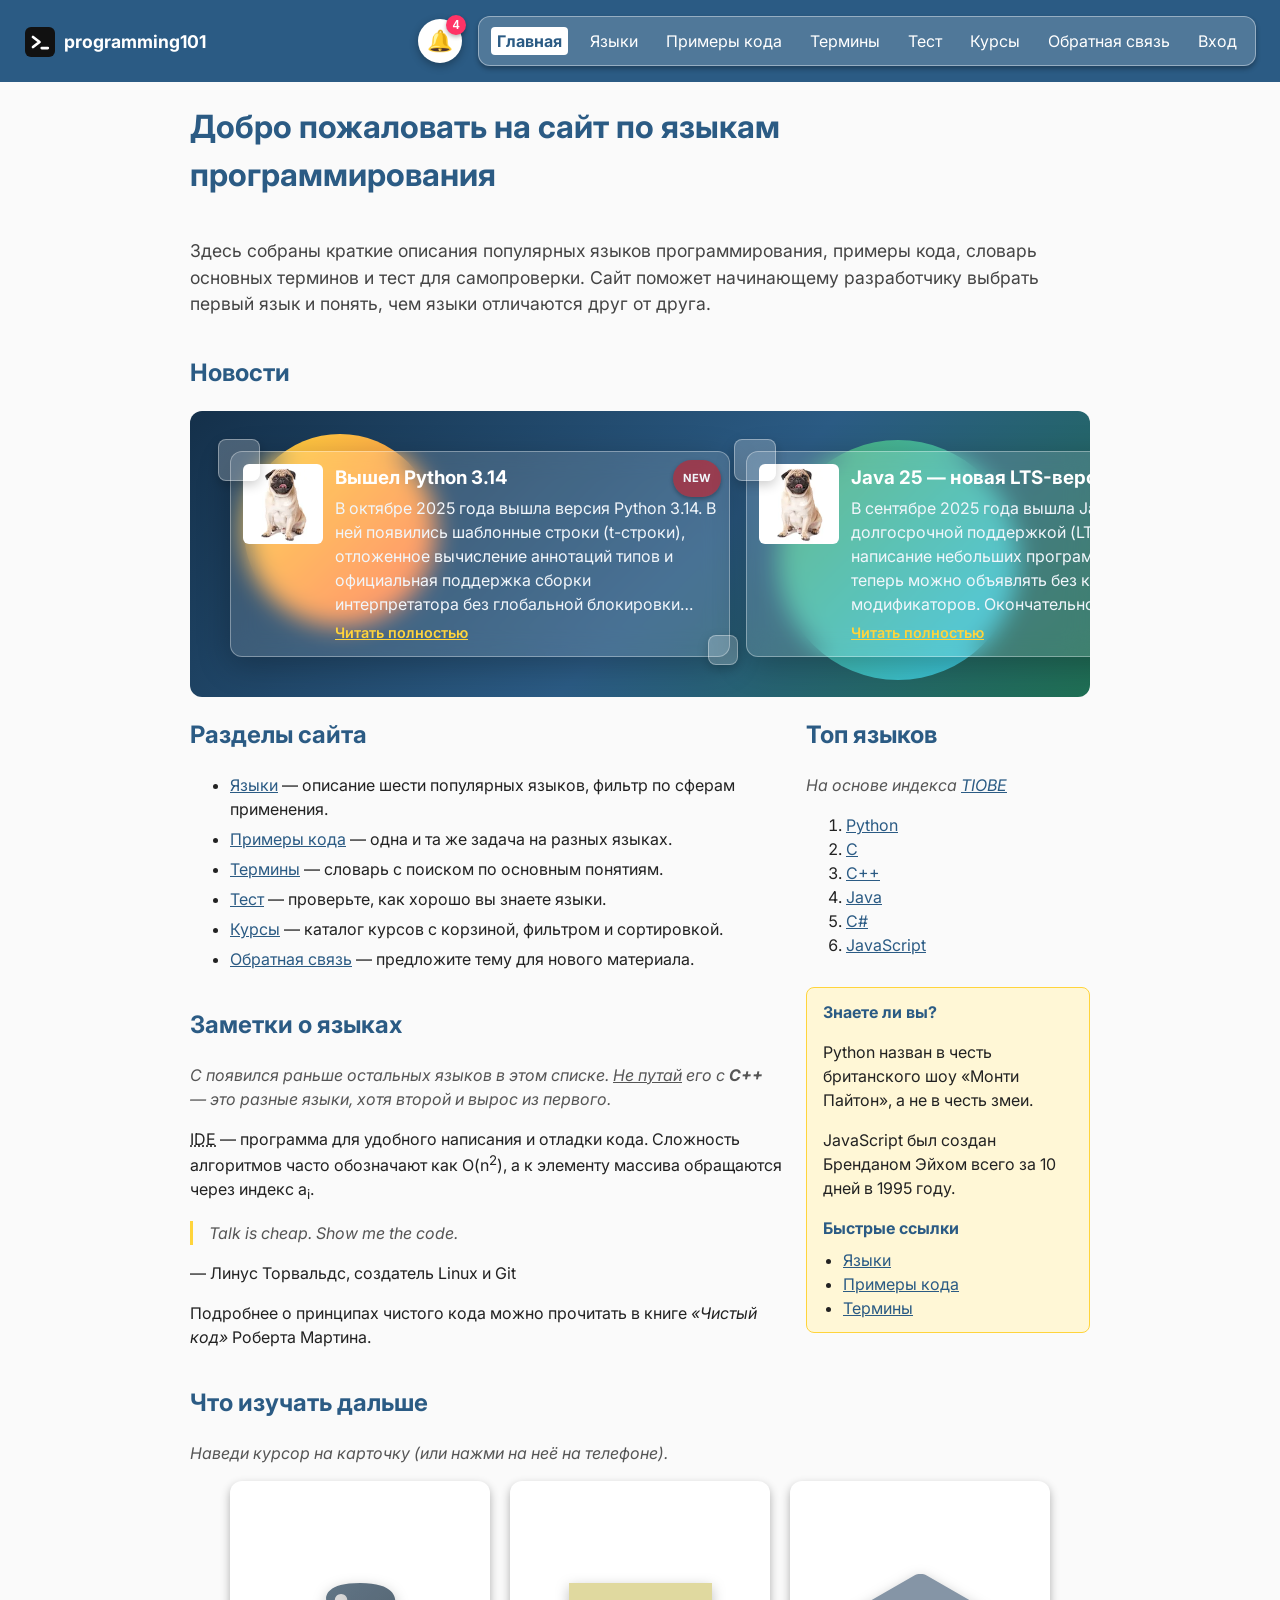
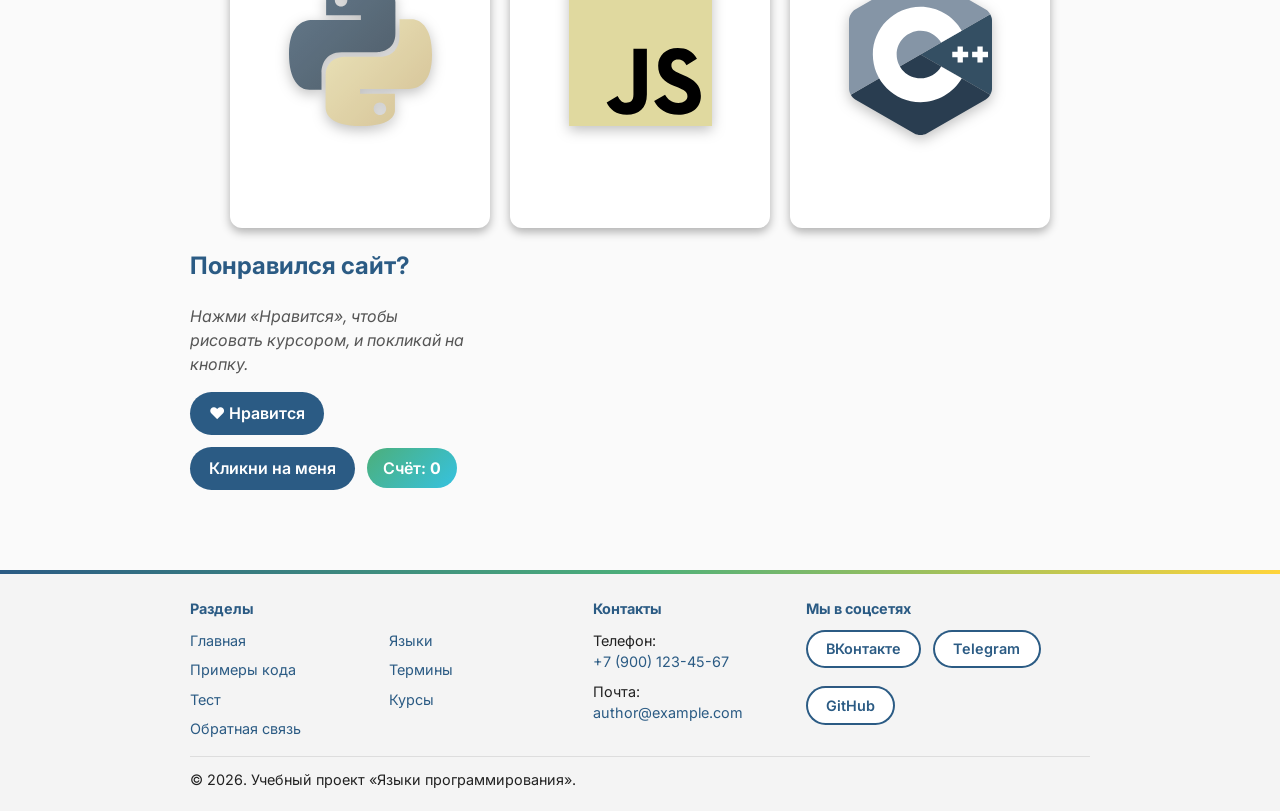
<file: index.html>
<!doctype html>
<html lang="ru">

<head>
    <meta charset="UTF-8">
    <meta name="viewport" content="width=device-width, initial-scale=1">
    <meta name="description"
        content="Учебный сайт о популярных языках программирования: новости, описания языков, примеры кода, термины и тест.">
    <meta name="theme-color" content="#2b5b84">

    <title>Главная — programming101</title>
    <link rel="icon" type="image/svg+xml" href="/images/favicon.svg">
    <!-- Шрифт: заранее устанавливаем соединение с серверами Google Fonts -->
    <link rel="preconnect" href="https://fonts.googleapis.com">
    <link rel="preconnect" href="https://fonts.gstatic.com" crossorigin>
    <link rel="stylesheet" href="https://fonts.googleapis.com/css2?family=Inter:wght@400;600;700&amp;display=swap">
    <link rel="stylesheet" href="/style.css">
    <script src="/script.js" defer></script>
</head>

<body>
    <a class="skip-link" href="#content">Перейти к содержимому</a>
    <!-- Шапка сайта (одинаковая на всех страницах) -->
    <header class="site-header">
        <a href="/" class="logo">
            <img src="/images/favicon.svg" alt="" width="32" height="32">
            <span>programming101</span>
        </a>
        <div class="notify">
            <button type="button" class="notify-btn" aria-label="Уведомления">
                🔔
                <span class="notify-count">4</span>
            </button>
            <div class="notify-list">
                <ul>
                    <li><a href="/#news-section" data-id="news"><span class="num">1</span>Свежие новости</a>
                    </li>
                    <li><a href="/examples" data-id="examples"><span class="num">2</span>Новые примеры кода</a></li>
                    <li><a href="/quiz" data-id="quiz"><span class="num">3</span>Проверьте себя в тесте</a></li>
                    <li><a href="/contacts" data-id="contacts"><span class="num">4</span>Предложите тему</a></li>
                </ul>
            </div>
        </div>
        <input type="checkbox" id="burger-toggle" class="burger-toggle">
        <label for="burger-toggle" class="burger" aria-label="Открыть меню"><span></span></label>

        <nav class="main-nav" aria-label="Основное меню">
            <ul>
                <li><a href="/" aria-current="page">Главная</a></li>
                <li><a href="/languages">Языки</a></li>
                <li><a href="/examples">Примеры кода</a></li>
                <li><a href="/terms">Термины</a></li>
                <li><a href="/quiz">Тест</a></li>
                <li><a href="/store">Курсы</a></li>
                <li><a href="/contacts">Обратная связь</a></li>
                <li><a href="/login">Вход</a></li>
            </ul>
        </nav>
    </header>

    <main id="content" class="home-grid">
        <h1 id="top">Добро пожаловать на сайт по языкам программирования</h1>
        <p class="lead">Здесь собраны краткие описания популярных языков программирования, примеры кода,
            словарь основных терминов и тест для самопроверки. Сайт поможет начинающему разработчику
            выбрать первый язык и понять, чем языки отличаются друг от друга.</p>
        <!-- Новости -->
        <section id="news-section">
            <h2>Новости</h2>
            <div class="news-row">
                <article class="news-element">
                    <span class="badge">NEW</span>
                    <picture>
                        <source srcset="images/placeholder-160.webp" type="image/webp">
                        <img src="images/placeholder-160.jpg" alt="" width="80" height="80" decoding="async">
                    </picture>
                    <div class="news-text">
                        <h3>Вышел Python 3.14</h3>
                        <p>В октябре 2025 года вышла версия Python 3.14. В ней появились шаблонные строки (t-строки),
                            отложенное вычисление аннотаций типов и официальная поддержка сборки интерпретатора без
                            глобальной блокировки (GIL), которая позволяет потокам выполняться параллельно. Также
                            улучшены сообщения об ошибках и интерактивная консоль: появилась подсветка синтаксиса.</p>
                        <button type="button" class="news-more" hidden aria-expanded="false">Читать полностью</button>
                    </div>
                </article>
                <article class="news-element">
                    <picture>
                        <source srcset="images/placeholder-160.webp" type="image/webp">
                        <img src="images/placeholder-160.jpg" alt="" width="80" height="80" decoding="async">
                    </picture>
                    <div class="news-text">
                        <h3>Java 25 — новая LTS-версия</h3>
                        <p>В сентябре 2025 года вышла Java 25 с долгосрочной поддержкой (LTS). Упрощено написание
                            небольших программ: метод main теперь можно объявлять без класса и модификаторов.
                            Окончательно добавлены scoped values — безопасная замена ThreadLocal для виртуальных
                            потоков, а также гибкие тела конструкторов.</p>
                        <button type="button" class="news-more" hidden aria-expanded="false">Читать полностью</button>
                    </div>
                </article>
                <article class="news-element">
                    <picture>
                        <source srcset="images/placeholder-160.webp" type="image/webp">
                        <img src="images/placeholder-160.jpg" alt="" width="80" height="80" decoding="async">
                    </picture>
                    <div class="news-text">
                        <h3>C# 14 и .NET 10</h3>
                        <p>В ноябре 2025 года вместе с платформой .NET 10 вышел C# 14. Главные нововведения —
                            расширенные члены (extension members), ключевое слово field для свойств и новые возможности
                            работы с Span. .NET 10 также является LTS-выпуском и будет поддерживаться три года.</p>
                        <button type="button" class="news-more" hidden aria-expanded="false">Читать полностью</button>
                    </div>
                </article>
            </div>
        </section>

        <!-- Разделы сайта и топ языков -->
        <section id="sections-section">
            <h2>Разделы сайта</h2>
            <ul class="sections-list">
                <li><a href="/languages">Языки</a> — описание шести популярных языков, фильтр по сферам применения.
                </li>
                <li><a href="/examples">Примеры кода</a> — одна и та же задача на разных языках.</li>
                <li><a href="/terms">Термины</a> — словарь с поиском по основным понятиям.</li>
                <li><a href="/quiz">Тест</a> — проверьте, как хорошо вы знаете языки.</li>
                <li><a href="/store">Курсы</a> — каталог курсов с корзиной, фильтром и сортировкой.</li>
                <li><a href="/contacts">Обратная связь</a> — предложите тему для нового материала.</li>
            </ul>
        </section>
        <section id="top-languages-section">
            <h2>Топ языков</h2>
            <p>На основе индекса <a href="https://www.tiobe.com/tiobe-index/" target="_blank" rel="noopener">TIOBE</a>
            </p>
            <ol>
                <li><a href="/languages#python">Python</a></li>
                <li><a href="/languages#c">C</a></li>
                <li><a href="/languages#cpp">C++</a></li>
                <li><a href="/languages#java">Java</a></li>
                <li><a href="/languages#csharp">C#</a></li>
                <li><a href="/languages#js">JavaScript</a></li>
            </ol>
        </section>

        <!-- Заметки и боковая панель -->
        <section id="notes-section">
            <h2>Заметки о языках</h2>
            <p>
                <i>C</i> появился раньше остальных языков в этом списке.
                <u>Не путай</u> его с <b>C++</b> — это разные языки, хотя второй и вырос из первого.
            </p>
            <p>
                <abbr title="Интегрированная среда разработки">IDE</abbr> — программа для удобного написания и
                отладки кода. Сложность алгоритмов часто обозначают как O(n<sup>2</sup>), а к элементу массива
                обращаются через индекс a<sub>i</sub>.
            </p>
            <blockquote>Talk is cheap. Show me the code.</blockquote>
            <p>— Линус Торвальдс, создатель Linux и Git</p>
            <p>
                Подробнее о принципах чистого кода можно прочитать в книге
                <cite>«Чистый код»</cite> Роберта Мартина.
            </p>
        </section>

        <aside class="fact-box side-panel">
            <h3>Знаете ли вы?</h3>
            <p>Python назван в честь британского шоу «Монти Пайтон», а не в честь змеи.</p>
            <p>JavaScript был создан Бренданом Эйхом всего за 10 дней в 1995 году.</p>
            <h3>Быстрые ссылки</h3>
            <ul>
                <li><a href="/languages">Языки</a></li>
                <li><a href="/examples">Примеры кода</a></li>
                <li><a href="/terms">Термины</a></li>
            </ul>
        </aside>

        <!-- Карточки -->
        <section id="cards-section">
            <h2>Что изучать дальше</h2>
            <p>Наведи курсор на карточку (или нажми на неё на телефоне).</p>
            <div class="cards-row">
                <article class="card" tabindex="0">
                    <img src="/images/lang-logos/python.svg" alt="Логотип Python" width="140" height="140"
                        loading="lazy" decoding="async">
                    <div class="card-body">
                        <h3>Python</h3>
                        <p>Самый простой старт: понятный синтаксис и огромное сообщество.</p>
                        <a class="card-link" href="/languages#python">Подробнее</a>
                    </div>
                </article>
                <article class="card" tabindex="0">
                    <img src="/images/lang-logos/js.svg" alt="Логотип JavaScript" width="140" height="140"
                        loading="lazy" decoding="async">
                    <div class="card-body">
                        <h3>JavaScript</h3>
                        <p>Язык веб-страниц: оживляет сайты прямо в браузере.</p>
                        <a class="card-link" href="/languages#js">Подробнее</a>
                    </div>
                </article>
                <article class="card" tabindex="0">
                    <img src="/images/lang-logos/cpp.svg" alt="Логотип C++" width="140" height="140" loading="lazy"
                        decoding="async">
                    <div class="card-body">
                        <h3>C++</h3>
                        <p>Для игр и систем, где важна скорость и контроль над памятью.</p>
                        <a class="card-link" href="/languages#cpp">Подробнее</a>
                    </div>
                </article>
            </div>
        </section>
        <section id="practice-section" class="extras">
            <h2>Понравился сайт?</h2>
            <p>Нажми «Нравится», чтобы рисовать курсором, и покликай на кнопку.</p>
            <div class="extras-row">
                <button type="button" id="like-btn" class="pill-btn like-btn">❤ Нравится</button>
                <button type="button" id="click-btn" class="pill-btn">Кликни на меня</button>
                <span class="click-badge">Счёт: <strong id="click-value">0</strong></span>
            </div>
        </section>
    </main>

    <!-- Подвал сайта (одинаковый на всех страницах) -->
    <footer>
        <nav class="footer-nav" aria-label="Разделы сайта">
            <p class="footer-title">Разделы</p>
            <ul>
                <li><a href="/">Главная</a></li>
                <li><a href="/languages">Языки</a></li>
                <li><a href="/examples">Примеры кода</a></li>
                <li><a href="/terms">Термины</a></li>
                <li><a href="/quiz">Тест</a></li>
                <li><a href="/store">Курсы</a></li>
                <li><a href="/contacts">Обратная связь</a></li>
            </ul>
        </nav>

        <div class="footer-contacts">
            <p class="footer-title">Контакты</p>
            <p>Телефон: <a href="tel:+79001234567">+7 (900) 123-45-67</a></p>
            <p>Почта: <a href="mailto:author@example.com">author@example.com</a></p>
        </div>

        <div class="footer-social">
            <p class="footer-title">Мы в соцсетях</p>
            <ul class="social-links">
                <li><a class="social-btn social-vk" href="https://vk.com/" target="_blank" rel="noopener">ВКонтакте</a>
                </li>
                <li><a class="social-btn social-tg" href="https://t.me/" target="_blank" rel="noopener">Telegram</a>
                </li>
                <li><a class="social-btn social-gh" href="https://github.com/" target="_blank" rel="noopener">GitHub</a>
                </li>
            </ul>
        </div>

        <p class="footer-copy">&copy; <span class="current-year">2026</span>. Учебный проект «Языки программирования».
        </p>
    </footer>

    <a href="#top" class="to-top" aria-label="Наверх">↑</a>
</body>

</html>
</file>
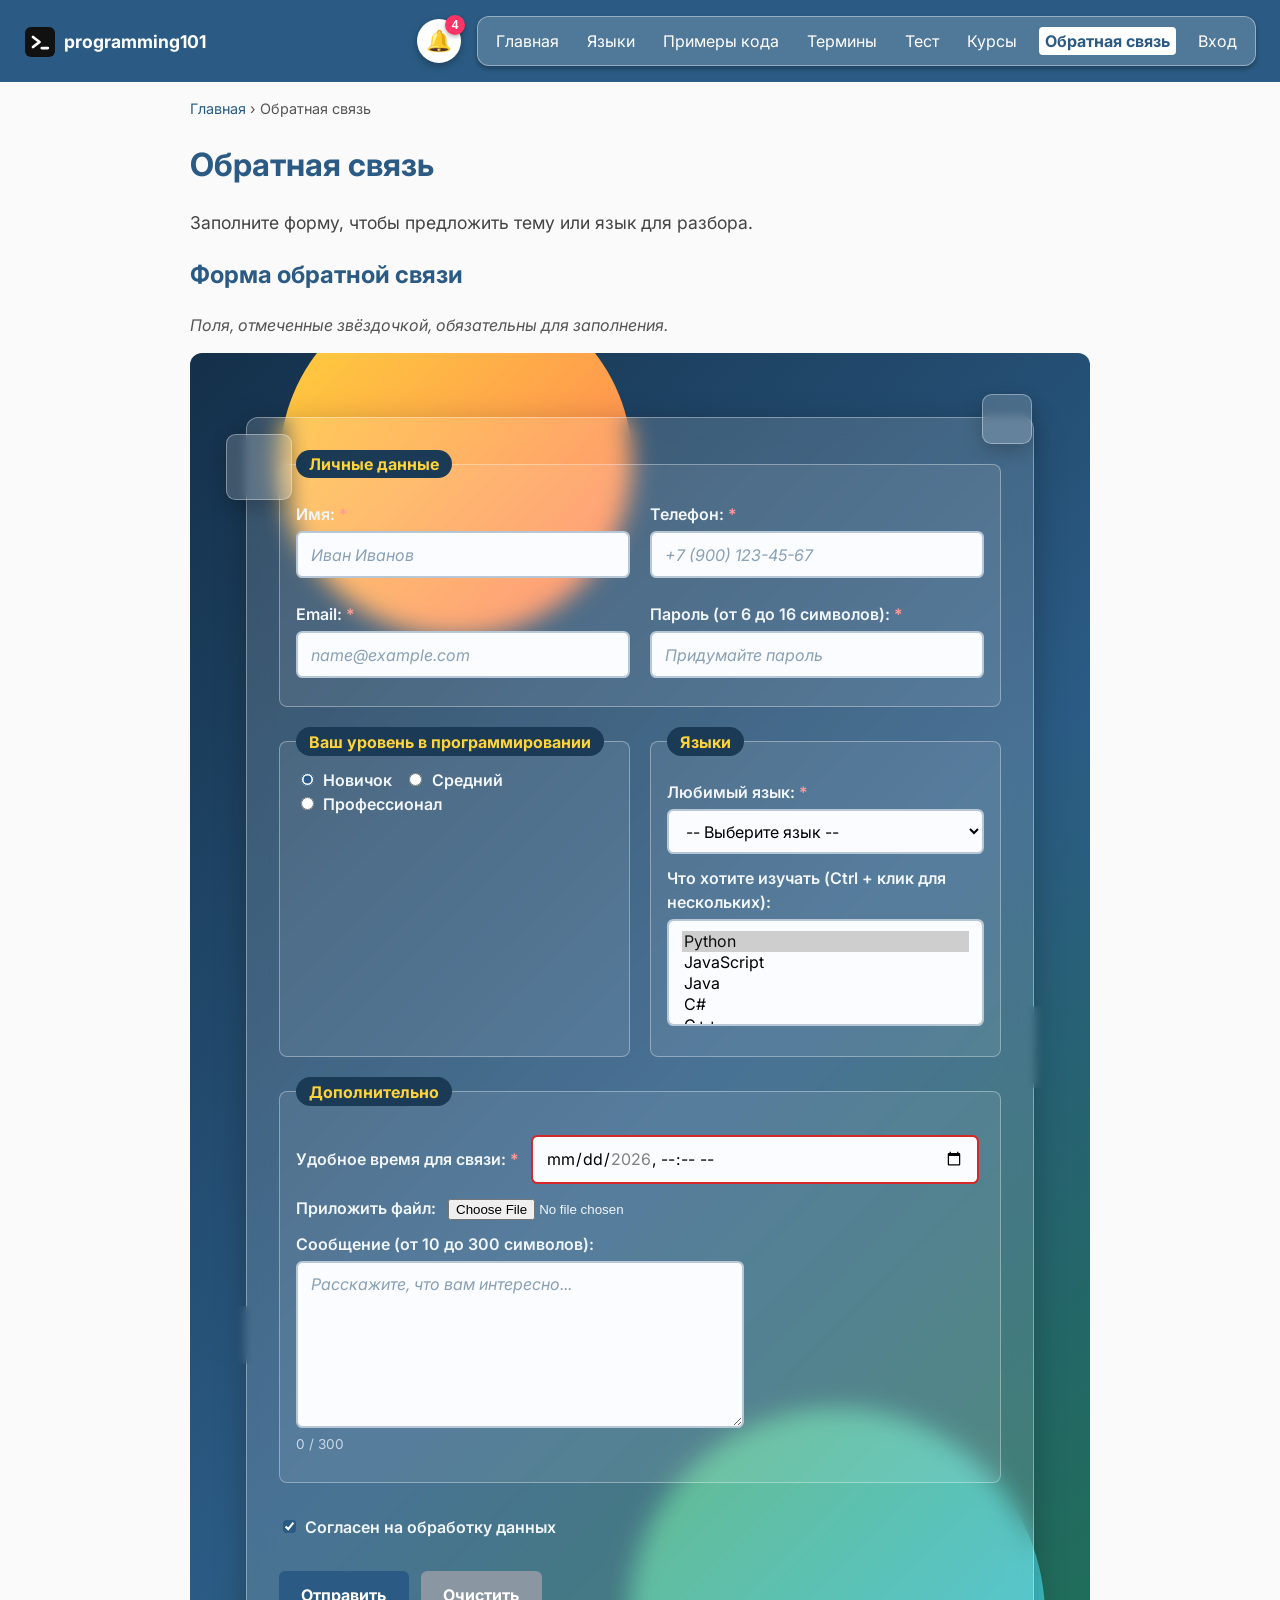
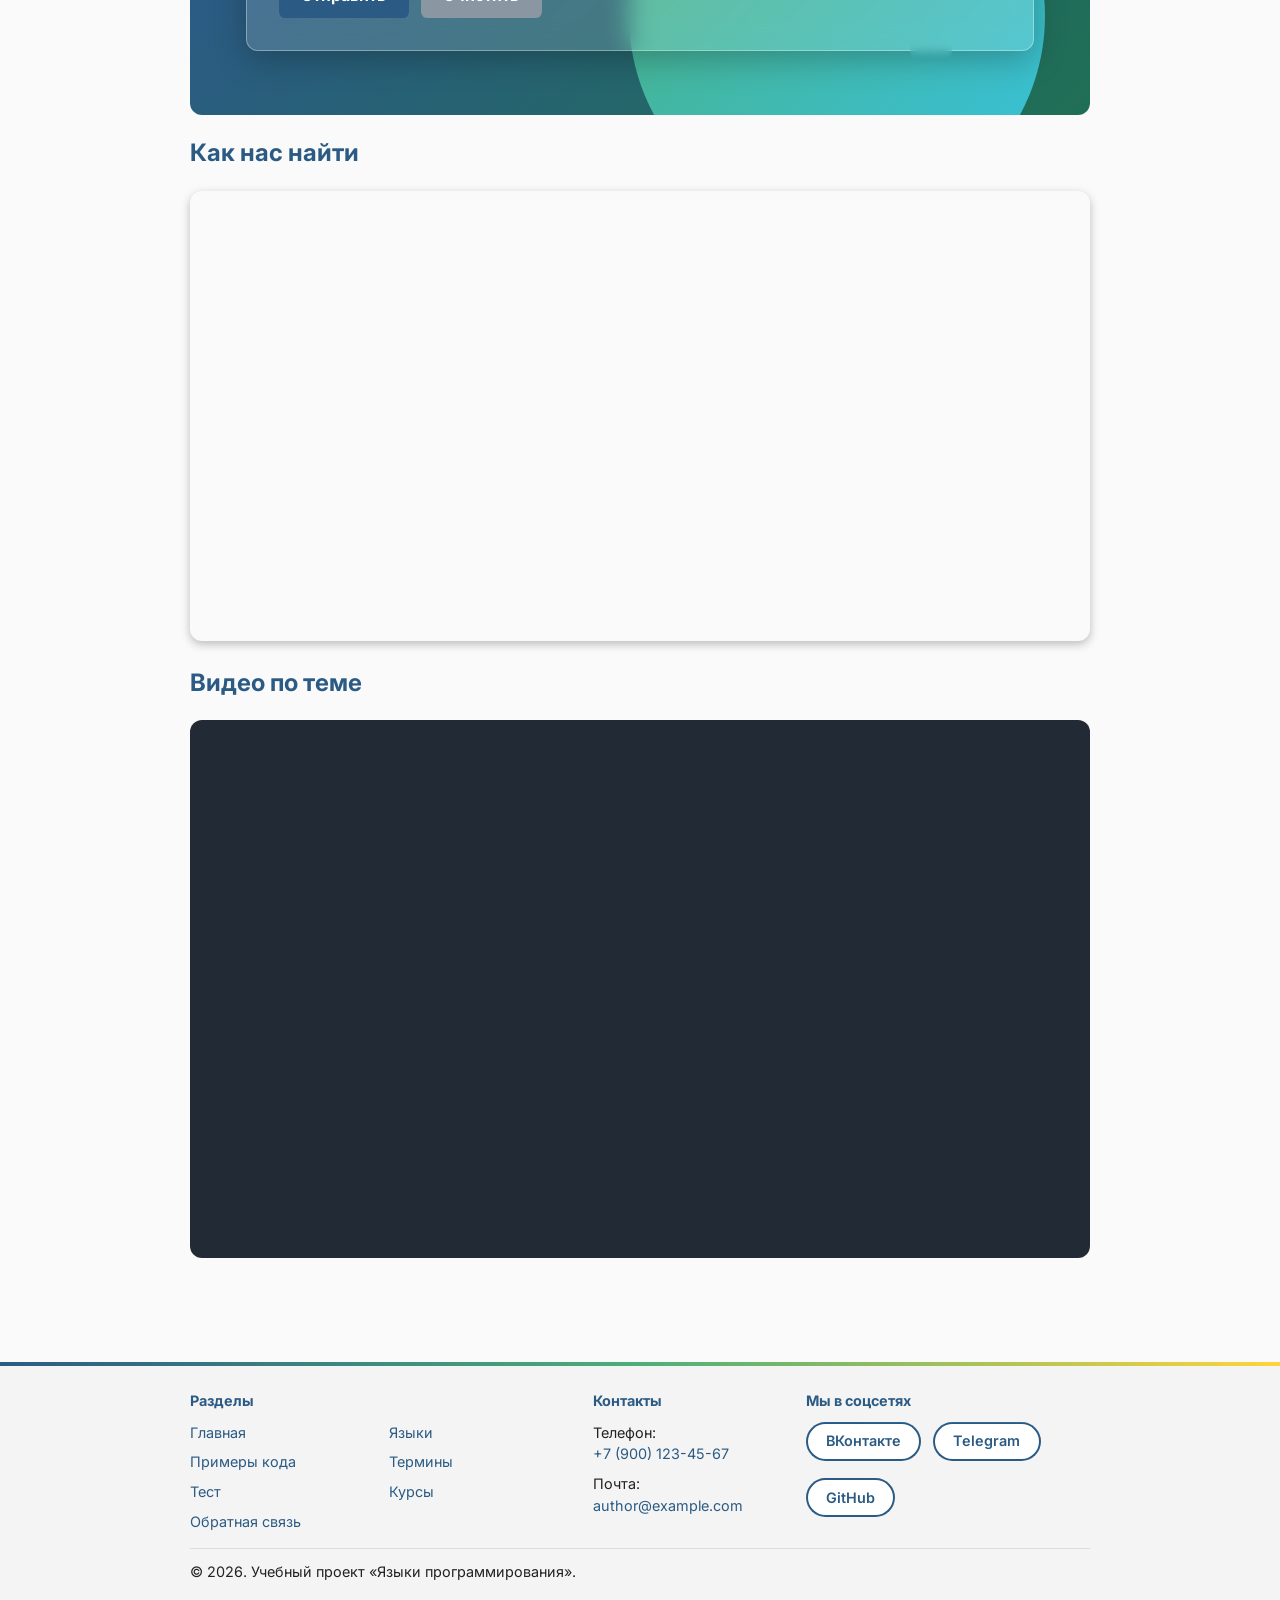
<file: contacts.html>
<!doctype html>
<html lang="ru">

<head>
    <meta charset="UTF-8">
    <meta name="viewport" content="width=device-width, initial-scale=1">
    <meta name="description" content="Форма обратной связи, карта проезда и видео о программировании.">
    <meta name="theme-color" content="#2b5b84">

    <title>Обратная связь — programming101</title>
    <link rel="icon" type="image/svg+xml" href="/images/favicon.svg">
    <!-- Шрифт: заранее устанавливаем соединение с серверами Google Fonts -->
    <link rel="preconnect" href="https://fonts.googleapis.com">
    <link rel="preconnect" href="https://fonts.gstatic.com" crossorigin>
    <link rel="stylesheet" href="https://fonts.googleapis.com/css2?family=Inter:wght@400;600;700&amp;display=swap">
    <link rel="stylesheet" href="/style.css">
    <script src="/script.js" defer></script>
</head>

<body>
    <a class="skip-link" href="#content">Перейти к содержимому</a>
    <!-- Шапка сайта (одинаковая на всех страницах) -->
    <header class="site-header">
        <a href="/" class="logo">
            <img src="/images/favicon.svg" alt="" width="32" height="32">
            <span>programming101</span>
        </a>
        <div class="notify">
            <button type="button" class="notify-btn" aria-label="Уведомления">
                🔔
                <span class="notify-count">4</span>
            </button>
            <div class="notify-list">
                <ul>
                    <li><a href="/#news-section" data-id="news"><span class="num">1</span>Свежие новости</a>
                    </li>
                    <li><a href="/examples" data-id="examples"><span class="num">2</span>Новые примеры кода</a></li>
                    <li><a href="/quiz" data-id="quiz"><span class="num">3</span>Проверьте себя в тесте</a></li>
                    <li><a href="/contacts" data-id="contacts"><span class="num">4</span>Предложите тему</a></li>
                </ul>
            </div>
        </div>
        <input type="checkbox" id="burger-toggle" class="burger-toggle">
        <label for="burger-toggle" class="burger" aria-label="Открыть меню"><span></span></label>

        <nav class="main-nav" aria-label="Основное меню">
            <ul>
                <li><a href="/">Главная</a></li>
                <li><a href="/languages">Языки</a></li>
                <li><a href="/examples">Примеры кода</a></li>
                <li><a href="/terms">Термины</a></li>
                <li><a href="/quiz">Тест</a></li>
                <li><a href="/store">Курсы</a></li>
                <li><a href="/contacts" aria-current="page">Обратная связь</a></li>
                <li><a href="/login">Вход</a></li>
            </ul>
        </nav>
    </header>

    <main id="content">
        <nav class="breadcrumbs" aria-label="Навигационная цепочка">
            <a href="/">Главная</a> <span aria-hidden="true">›</span> <span>Обратная связь</span>
        </nav>
        <h1 id="top">Обратная связь</h1>
        <p class="lead">Заполните форму, чтобы предложить тему или язык для разбора.</p>

        <section id="form-section">
            <h2>Форма обратной связи</h2>
            <p>Поля, отмеченные звёздочкой, обязательны для заполнения.</p>

            <div class="form-scene">
                <span class="form-square" aria-hidden="true"
                    style="--i: 0; --x: 4%; --y: 6%; --size: 4; --dx: 40; --dy: 30;"></span>
                <span class="form-square" aria-hidden="true"
                    style="--i: 1; --x: 88%; --y: 3%; --size: 3; --dx: -35; --dy: 45;"></span>
                <span class="form-square" aria-hidden="true"
                    style="--i: 2; --x: 92%; --y: 48%; --size: 5; --dx: -50; --dy: -25;"></span>
                <span class="form-square" aria-hidden="true"
                    style="--i: 3; --x: 2%; --y: 70%; --size: 3.5; --dx: 30; --dy: -40;"></span>
                <span class="form-square" aria-hidden="true"
                    style="--i: 4; --x: 80%; --y: 93%; --size: 2.5; --dx: -45; --dy: -30;"></span>
                <form class="feedback-form" action="" method="post">

                    <fieldset>
                        <legend>Личные данные</legend>
                        <p>
                            <label for="user-name">Имя:</label>
                            <input type="text" id="user-name" name="user-name" placeholder="Иван Иванов"
                                autocomplete="name" pattern="[А-Яа-яЁёA-Za-z\s\-]{2,40}"
                                title="Только буквы, от 2 до 40 символов" required>
                        </p>
                        <p>
                            <label for="user-phone">Телефон:</label>
                            <input type="tel" id="user-phone" name="user-phone" placeholder="+7 (900) 123-45-67"
                                autocomplete="tel" pattern="\+7\s?\(?\d{3}\)?\s?\d{3}-?\d{2}-?\d{2}"
                                title="Формат: +7 (900) 123-45-67" required>
                        </p>
                        <p>
                            <label for="user-email">Email:</label>
                            <input type="email" id="user-email" name="user-email" placeholder="name@example.com"
                                autocomplete="email" required>
                        </p>
                        <p>
                            <label for="user-pass">Пароль (от 6 до 16 символов):</label>
                            <input type="password" id="user-pass" name="user-pass" placeholder="Придумайте пароль"
                                minlength="6" maxlength="16" autocomplete="new-password" required>
                        </p>
                    </fieldset>

                    <fieldset>
                        <legend>Ваш уровень в программировании</legend>
                        <label><input type="radio" name="level" value="beginner" checked> Новичок</label>
                        <label><input type="radio" name="level" value="middle"> Средний</label>
                        <label><input type="radio" name="level" value="pro"> Профессионал</label>
                    </fieldset>

                    <fieldset>
                        <legend>Языки</legend>
                        <p>
                            <label for="fav-lang">Любимый язык:</label>
                            <select id="fav-lang" name="fav-lang" required>
                                <option value="">-- Выберите язык --</option>
                                <option value="python">Python</option>
                                <option value="js">JavaScript</option>
                                <option value="java">Java</option>
                                <option value="csharp">C#</option>
                                <option value="cpp">C++</option>
                                <option value="c">C</option>
                            </select>
                        </p>
                        <p>
                            <label for="learn-langs">Что хотите изучать (Ctrl + клик для нескольких):</label>
                            <select id="learn-langs" name="learn-langs" multiple size="4">
                                <option value="python" selected>Python</option>
                                <option value="js">JavaScript</option>
                                <option value="java">Java</option>
                                <option value="csharp">C#</option>
                                <option value="cpp">C++</option>
                                <option value="c">C</option>
                            </select>
                        </p>
                    </fieldset>

                    <fieldset>
                        <legend>Дополнительно</legend>
                        <p>
                            <label for="meet-time">Удобное время для связи:</label>
                            <input type="datetime-local" id="meet-time" name="meet-time" min="2026-01-01T09:00"
                                max="2026-12-31T21:00" required>
                        </p>
                        <p>
                            <label for="user-file">Приложить файл:</label>
                            <input type="file" id="user-file" name="user-file">
                        </p>
                        <p>
                            <label for="user-msg">Сообщение (от 10 до 300 символов):</label><br>
                            <textarea id="user-msg" name="user-msg" cols="40" rows="6" minlength="10" maxlength="300"
                                placeholder="Расскажите, что вам интересно..." required></textarea>
                            <span class="char-counter" aria-live="polite"></span>
                        </p>
                    </fieldset>

                    <p>
                        <label><input type="checkbox" name="agree" checked required> Согласен на обработку
                            данных</label>
                    </p>

                    <div class="form-buttons">
                        <input type="submit" value="Отправить">
                        <button type="reset">Очистить</button>
                    </div>
                </form>
            </div>
            <div class="form-success" role="status" hidden></div>
        </section>

        <section id="map-section">
            <h2>Как нас найти</h2>
            <iframe class="embed-map" title="Карта проезда" height="450" loading="lazy"
                src="https://yandex.ru/map-widget/v1/?um=constructor%3A90da139a8942dd90bd7fe274c19958795c28e57b029d4e1edc62b15b2093c8ee&amp;source=constructor"></iframe>
        </section>

        <section id="video-section">
            <h2>Видео по теме</h2>
            <figure class="video-card">
                <iframe class="embed-video" title="Видео про программирование"
                    src="https://www.youtube.com/embed/zTic41coJEM?si=HWCtlqEYeejejkuU" loading="lazy" allowfullscreen
                    allow="accelerometer; autoplay; clipboard-write; encrypted-media; gyroscope; picture-in-picture; web-share"
                    referrerpolicy="strict-origin-when-cross-origin"></iframe>
                <figcaption class="video-caption">
                    <h3>Программирование за 10 минут</h3>
                    <p>Короткое видео о том, с чего начинают разработчики.</p>
                </figcaption>
            </figure>
        </section>
    </main>

    <!-- Подвал сайта (одинаковый на всех страницах) -->
    <footer>
        <nav class="footer-nav" aria-label="Разделы сайта">
            <p class="footer-title">Разделы</p>
            <ul>
                <li><a href="/">Главная</a></li>
                <li><a href="/languages">Языки</a></li>
                <li><a href="/examples">Примеры кода</a></li>
                <li><a href="/terms">Термины</a></li>
                <li><a href="/quiz">Тест</a></li>
                <li><a href="/store">Курсы</a></li>
                <li><a href="/contacts">Обратная связь</a></li>
            </ul>
        </nav>

        <div class="footer-contacts">
            <p class="footer-title">Контакты</p>
            <p>Телефон: <a href="tel:+79001234567">+7 (900) 123-45-67</a></p>
            <p>Почта: <a href="mailto:author@example.com">author@example.com</a></p>
        </div>

        <div class="footer-social">
            <p class="footer-title">Мы в соцсетях</p>
            <ul class="social-links">
                <li><a class="social-btn social-vk" href="https://vk.com/" target="_blank" rel="noopener">ВКонтакте</a>
                </li>
                <li><a class="social-btn social-tg" href="https://t.me/" target="_blank" rel="noopener">Telegram</a>
                </li>
                <li><a class="social-btn social-gh" href="https://github.com/" target="_blank" rel="noopener">GitHub</a>
                </li>
            </ul>
        </div>

        <p class="footer-copy">&copy; <span class="current-year">2026</span>. Учебный проект «Языки программирования».
        </p>
    </footer>

    <a href="#top" class="to-top" aria-label="Наверх">↑</a>
</body>

</html>
</file>
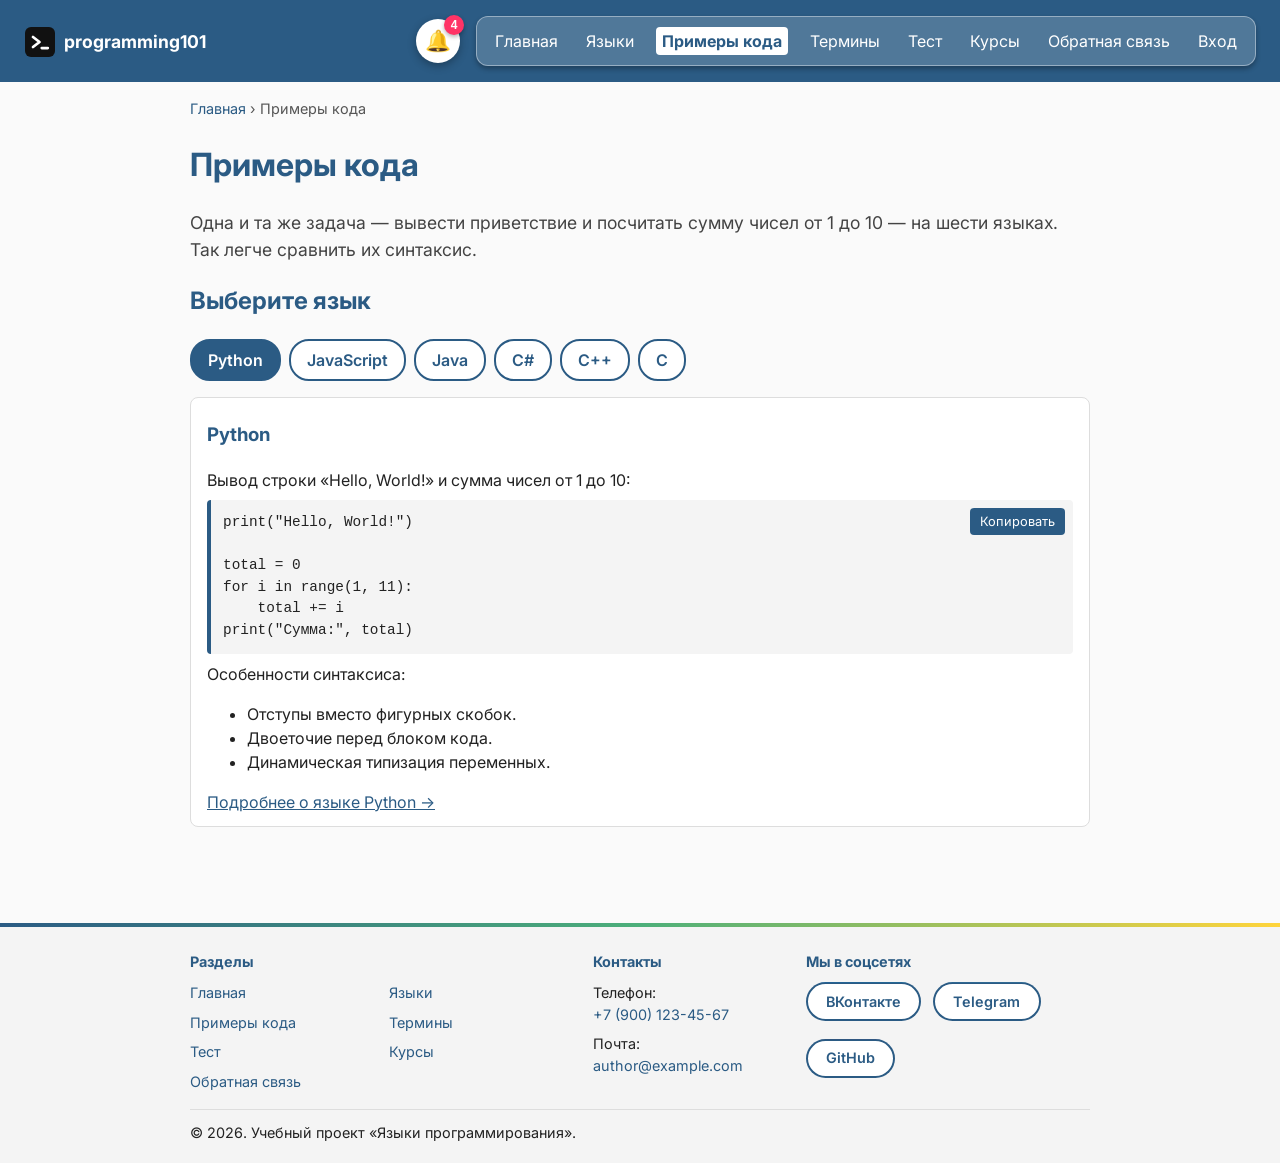
<file: examples.html>
<!doctype html>
<html lang="ru">

<head>
    <meta charset="UTF-8">
    <meta name="viewport" content="width=device-width, initial-scale=1">
    <meta name="description" content="Примеры кода на Python, JavaScript, Java, C#, C++ и C: Hello, World и цикл.">
    <meta name="theme-color" content="#2b5b84">

    <title>Примеры кода — programming101</title>
    <link rel="icon" type="image/svg+xml" href="/images/favicon.svg">
    <!-- Шрифт: заранее устанавливаем соединение с серверами Google Fonts -->
    <link rel="preconnect" href="https://fonts.googleapis.com">
    <link rel="preconnect" href="https://fonts.gstatic.com" crossorigin>
    <link rel="stylesheet" href="https://fonts.googleapis.com/css2?family=Inter:wght@400;600;700&amp;display=swap">
    <link rel="stylesheet" href="/style.css">
    <script src="/script.js" defer></script>
</head>

<body>
    <a class="skip-link" href="#content">Перейти к содержимому</a>
    <!-- Шапка сайта (одинаковая на всех страницах) -->
    <header class="site-header">
        <a href="/" class="logo">
            <img src="/images/favicon.svg" alt="" width="32" height="32">
            <span>programming101</span>
        </a>
        <div class="notify">
            <button type="button" class="notify-btn" aria-label="Уведомления">
                🔔
                <span class="notify-count">4</span>
            </button>
            <div class="notify-list">
                <ul>
                    <li><a href="/#news-section" data-id="news"><span class="num">1</span>Свежие новости</a>
                    </li>
                    <li><a href="/examples" data-id="examples"><span class="num">2</span>Новые примеры кода</a></li>
                    <li><a href="/quiz" data-id="quiz"><span class="num">3</span>Проверьте себя в тесте</a></li>
                    <li><a href="/contacts" data-id="contacts"><span class="num">4</span>Предложите тему</a></li>
                </ul>
            </div>
        </div>
        <input type="checkbox" id="burger-toggle" class="burger-toggle">
        <label for="burger-toggle" class="burger" aria-label="Открыть меню"><span></span></label>

        <nav class="main-nav" aria-label="Основное меню">
            <ul>
                <li><a href="/">Главная</a></li>
                <li><a href="/languages">Языки</a></li>
                <li><a href="/examples" aria-current="page">Примеры кода</a></li>
                <li><a href="/terms">Термины</a></li>
                <li><a href="/quiz">Тест</a></li>
                <li><a href="/store">Курсы</a></li>
                <li><a href="/contacts">Обратная связь</a></li>
                <li><a href="/login">Вход</a></li>
            </ul>
        </nav>
    </header>

    <main id="content">
        <nav class="breadcrumbs" aria-label="Навигационная цепочка">
            <a href="/">Главная</a> <span aria-hidden="true">›</span> <span>Примеры кода</span>
        </nav>
        <h1 id="top">Примеры кода</h1>
        <p class="lead">Одна и та же задача — вывести приветствие и посчитать сумму чисел от 1 до 10 — на шести
            языках. Так легче сравнить их синтаксис.</p>

        <section id="examples-section" class="tabs">
            <h2>Выберите язык</h2>
            <div class="tab-list" role="tablist" aria-label="Языки программирования" hidden>
                <button type="button" role="tab" id="tab-python" aria-controls="ex-python"
                    aria-selected="false">Python</button>
                <button type="button" role="tab" id="tab-js" aria-controls="ex-js"
                    aria-selected="false">JavaScript</button>
                <button type="button" role="tab" id="tab-java" aria-controls="ex-java"
                    aria-selected="false">Java</button>
                <button type="button" role="tab" id="tab-csharp" aria-controls="ex-csharp"
                    aria-selected="false">C#</button>
                <button type="button" role="tab" id="tab-cpp" aria-controls="ex-cpp" aria-selected="false">C++</button>
                <button type="button" role="tab" id="tab-c" aria-controls="ex-c" aria-selected="false">C</button>
            </div>
            <article class="code-example" id="ex-python" role="tabpanel" aria-labelledby="tab-python">
                <h3>Python</h3>
                <p>Вывод строки «Hello, World!» и сумма чисел от 1 до 10:</p>
                <pre class="code"><code>print("Hello, World!")

total = 0
for i in range(1, 11):
    total += i
print("Сумма:", total)</code></pre>
                <p>Особенности синтаксиса:</p>
                <ul>
                    <li>Отступы вместо фигурных скобок.</li>
                    <li>Двоеточие перед блоком кода.</li>
                    <li>Динамическая типизация переменных.</li>
                </ul>
                <a href="/languages#python">Подробнее о языке Python →</a>
            </article>
            <article class="code-example" id="ex-js" role="tabpanel" aria-labelledby="tab-js">
                <h3>JavaScript</h3>
                <p>Вывод строки «Hello, World!» и сумма чисел от 1 до 10:</p>
                <pre class="code"><code>console.log("Hello, World!");

let total = 0;
for (let i = 1; i &lt;= 10; i++) {
    total += i;
}
console.log("Сумма:", total);</code></pre>
                <p>Особенности синтаксиса:</p>
                <ul>
                    <li>Точка с запятой в конце строки (необязательна).</li>
                    <li>Фигурные скобки для блоков кода.</li>
                    <li>Выполняется прямо в браузере.</li>
                </ul>
                <a href="/languages#js">Подробнее о языке JavaScript →</a>
            </article>
            <article class="code-example" id="ex-java" role="tabpanel" aria-labelledby="tab-java">
                <h3>Java</h3>
                <p>Вывод строки «Hello, World!» и сумма чисел от 1 до 10:</p>
                <pre class="code"><code>public class Main {
    public static void main(String[] args) {
        System.out.println("Hello, World!");

        int total = 0;
        for (int i = 1; i &lt;= 10; i++) {
            total += i;
        }
        System.out.println("Сумма: " + total);
    }
}</code></pre>
                <p>Особенности синтаксиса:</p>
                <ul>
                    <li>Весь код находится внутри классов.</li>
                    <li>Тип переменной указывается явно.</li>
                    <li>Программа компилируется в байт-код для JVM.</li>
                </ul>
                <a href="/languages#java">Подробнее о языке Java →</a>
            </article>
            <article class="code-example" id="ex-csharp" role="tabpanel" aria-labelledby="tab-csharp">
                <h3>C#</h3>
                <p>Вывод строки «Hello, World!» и сумма чисел от 1 до 10:</p>
                <pre class="code"><code>Console.WriteLine("Hello, World!");

int total = 0;
for (int i = 1; i &lt;= 10; i++)
{
    total += i;
}
Console.WriteLine($"Сумма: {total}");</code></pre>
                <p>Особенности синтаксиса:</p>
                <ul>
                    <li>Программу можно писать без явного класса Main.</li>
                    <li>Интерполяция строк через символ $.</li>
                    <li>Фигурные скобки обычно переносят на новую строку.</li>
                </ul>
                <a href="/languages#csharp">Подробнее о языке C# →</a>
            </article>
            <article class="code-example" id="ex-cpp" role="tabpanel" aria-labelledby="tab-cpp">
                <h3>C++</h3>
                <p>Вывод строки «Hello, World!» и сумма чисел от 1 до 10:</p>
                <pre class="code"><code>#include &lt;iostream&gt;

int main() {
    std::cout &lt;&lt; "Hello, World!" &lt;&lt; std::endl;

    int total = 0;
    for (int i = 1; i &lt;= 10; i++) {
        total += i;
    }
    std::cout &lt;&lt; "Сумма: " &lt;&lt; total &lt;&lt; std::endl;
    return 0;
}</code></pre>
                <p>Особенности синтаксиса:</p>
                <ul>
                    <li>Подключение библиотек через #include.</li>
                    <li>Вывод через поток std::cout и оператор &lt;&lt;.</li>
                    <li>Программа компилируется в машинный код.</li>
                </ul>
                <a href="/languages#cpp">Подробнее о языке C++ →</a>
            </article>
            <article class="code-example" id="ex-c" role="tabpanel" aria-labelledby="tab-c">
                <h3>C</h3>
                <p>Вывод строки «Hello, World!» и сумма чисел от 1 до 10:</p>
                <pre class="code"><code>#include &lt;stdio.h&gt;

int main(void) {
    printf("Hello, World!\n");

    int total = 0;
    for (int i = 1; i &lt;= 10; i++) {
        total += i;
    }
    printf("Сумма: %d\n", total);
    return 0;
}</code></pre>
                <p>Особенности синтаксиса:</p>
                <ul>
                    <li>Форматированный вывод через printf.</li>
                    <li>Нет классов и объектов.</li>
                    <li>Ручное управление памятью.</li>
                </ul>
                <a href="/languages#c">Подробнее о языке C →</a>
            </article>
        </section>
    </main>

    <!-- Подвал сайта (одинаковый на всех страницах) -->
    <footer>
        <nav class="footer-nav" aria-label="Разделы сайта">
            <p class="footer-title">Разделы</p>
            <ul>
                <li><a href="/">Главная</a></li>
                <li><a href="/languages">Языки</a></li>
                <li><a href="/examples">Примеры кода</a></li>
                <li><a href="/terms">Термины</a></li>
                <li><a href="/quiz">Тест</a></li>
                <li><a href="/store">Курсы</a></li>
                <li><a href="/contacts">Обратная связь</a></li>
            </ul>
        </nav>

        <div class="footer-contacts">
            <p class="footer-title">Контакты</p>
            <p>Телефон: <a href="tel:+79001234567">+7 (900) 123-45-67</a></p>
            <p>Почта: <a href="mailto:author@example.com">author@example.com</a></p>
        </div>

        <div class="footer-social">
            <p class="footer-title">Мы в соцсетях</p>
            <ul class="social-links">
                <li><a class="social-btn social-vk" href="https://vk.com/" target="_blank" rel="noopener">ВКонтакте</a>
                </li>
                <li><a class="social-btn social-tg" href="https://t.me/" target="_blank" rel="noopener">Telegram</a>
                </li>
                <li><a class="social-btn social-gh" href="https://github.com/" target="_blank" rel="noopener">GitHub</a>
                </li>
            </ul>
        </div>

        <p class="footer-copy">&copy; <span class="current-year">2026</span>. Учебный проект «Языки программирования».
        </p>
    </footer>

    <a href="#top" class="to-top" aria-label="Наверх">↑</a>
</body>

</html>
</file>
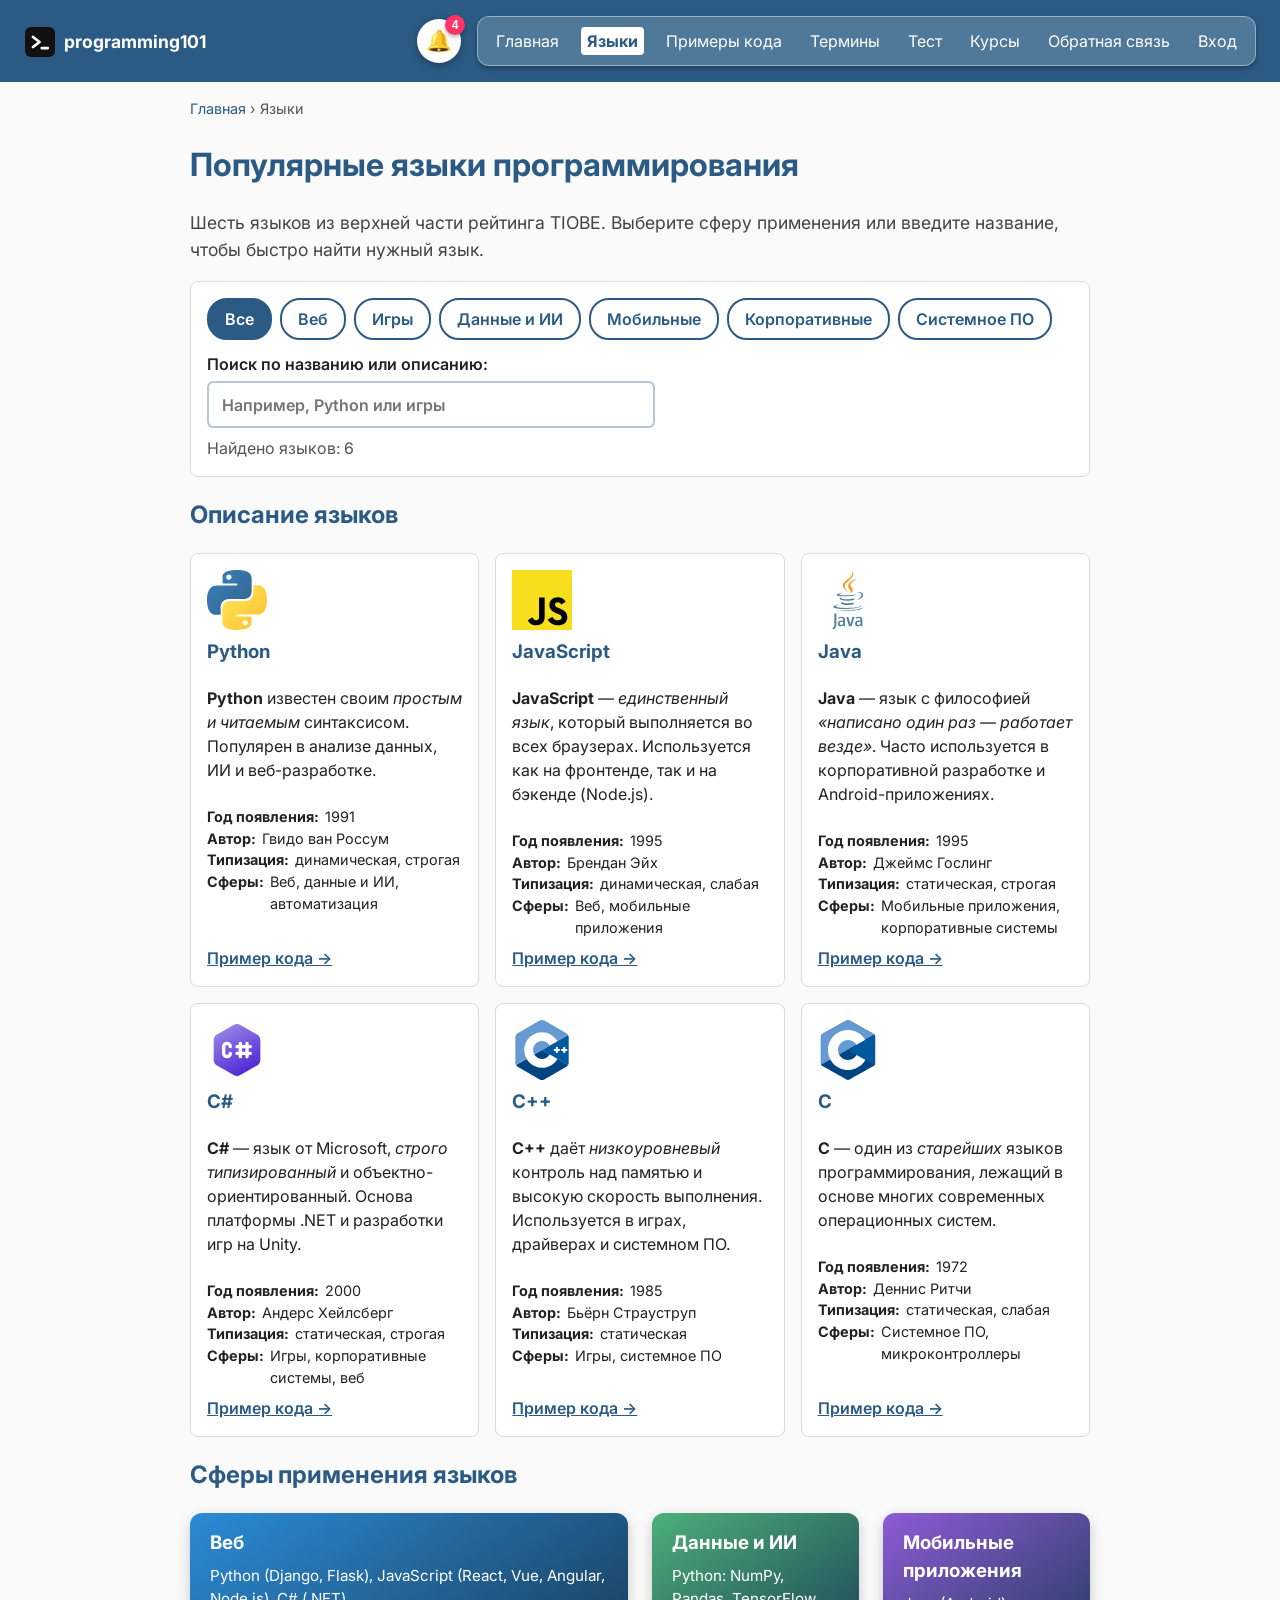
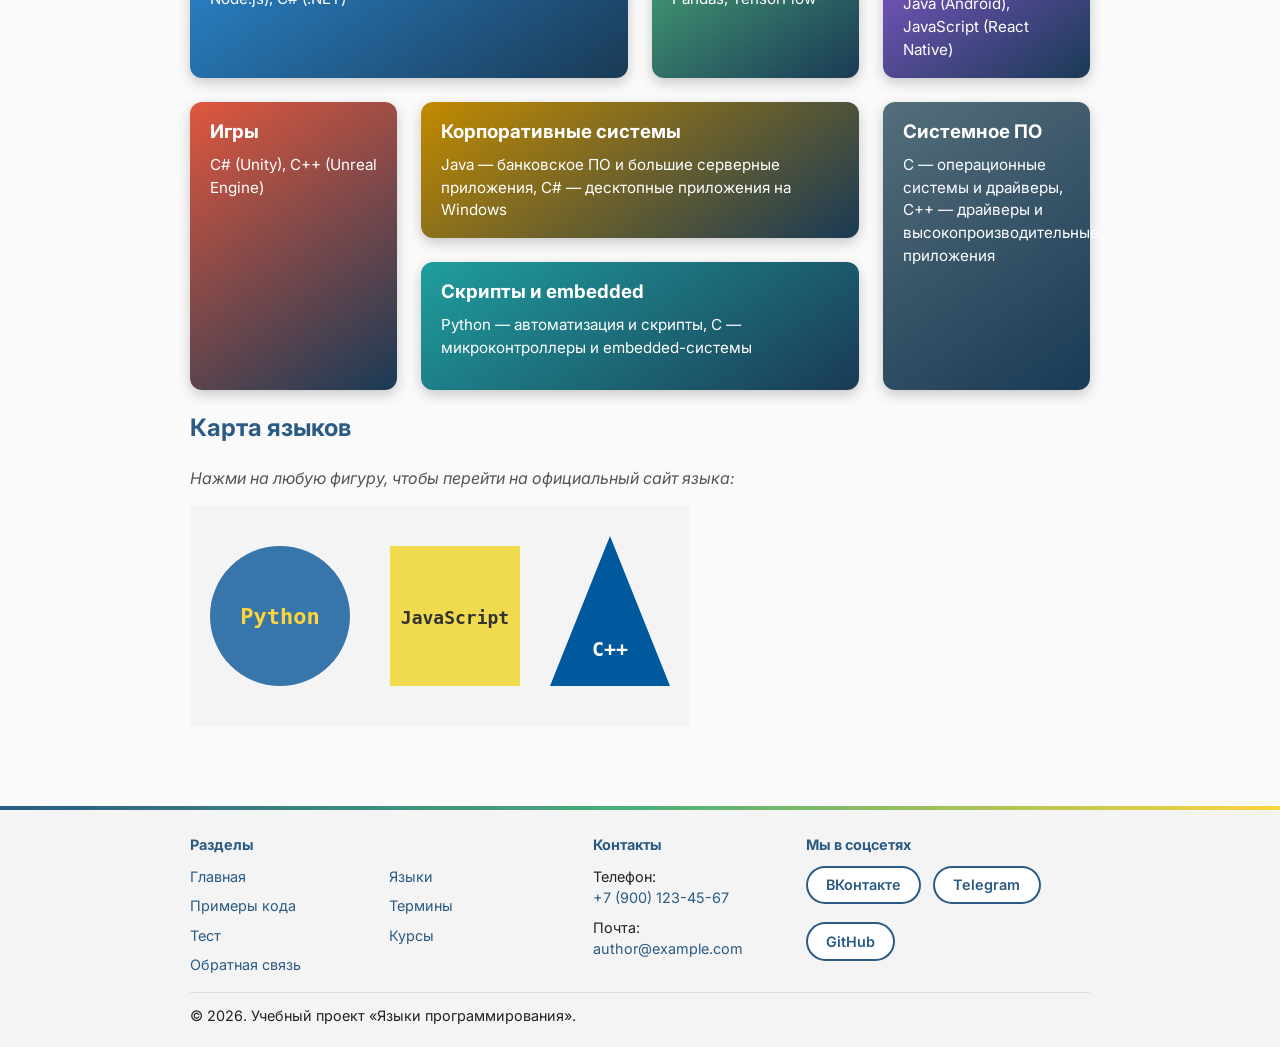
<file: languages.html>
<!doctype html>
<html lang="ru">

<head>
    <meta charset="UTF-8">
    <meta name="viewport" content="width=device-width, initial-scale=1">
    <meta name="description"
        content="Описание популярных языков программирования: Python, JavaScript, Java, C#, C++ и C. Фильтр по сферам применения.">
    <meta name="theme-color" content="#2b5b84">

    <title>Языки — programming101</title>
    <link rel="icon" type="image/svg+xml" href="/images/favicon.svg">
    <!-- Шрифт: заранее устанавливаем соединение с серверами Google Fonts -->
    <link rel="preconnect" href="https://fonts.googleapis.com">
    <link rel="preconnect" href="https://fonts.gstatic.com" crossorigin>
    <link rel="stylesheet" href="https://fonts.googleapis.com/css2?family=Inter:wght@400;600;700&amp;display=swap">
    <link rel="stylesheet" href="/style.css">
    <script src="/script.js" defer></script>
</head>

<body>
    <a class="skip-link" href="#content">Перейти к содержимому</a>
    <!-- Шапка сайта (одинаковая на всех страницах) -->
    <header class="site-header">
        <a href="/" class="logo">
            <img src="/images/favicon.svg" alt="" width="32" height="32">
            <span>programming101</span>
        </a>
        <div class="notify">
            <button type="button" class="notify-btn" aria-label="Уведомления">
                🔔
                <span class="notify-count">4</span>
            </button>
            <div class="notify-list">
                <ul>
                    <li><a href="/#news-section" data-id="news"><span class="num">1</span>Свежие новости</a>
                    </li>
                    <li><a href="/examples" data-id="examples"><span class="num">2</span>Новые примеры кода</a></li>
                    <li><a href="/quiz" data-id="quiz"><span class="num">3</span>Проверьте себя в тесте</a></li>
                    <li><a href="/contacts" data-id="contacts"><span class="num">4</span>Предложите тему</a></li>
                </ul>
            </div>
        </div>
        <input type="checkbox" id="burger-toggle" class="burger-toggle">
        <label for="burger-toggle" class="burger" aria-label="Открыть меню"><span></span></label>

        <nav class="main-nav" aria-label="Основное меню">
            <ul>
                <li><a href="/">Главная</a></li>
                <li><a href="/languages" aria-current="page">Языки</a></li>
                <li><a href="/examples">Примеры кода</a></li>
                <li><a href="/terms">Термины</a></li>
                <li><a href="/quiz">Тест</a></li>
                <li><a href="/store">Курсы</a></li>
                <li><a href="/contacts">Обратная связь</a></li>
                <li><a href="/login">Вход</a></li>
            </ul>
        </nav>
    </header>

    <main id="content">
        <nav class="breadcrumbs" aria-label="Навигационная цепочка">
            <a href="/">Главная</a> <span aria-hidden="true">›</span> <span>Языки</span>
        </nav>
        <h1 id="top">Популярные языки программирования</h1>
        <p class="lead">Шесть языков из верхней части рейтинга TIOBE. Выберите сферу применения или введите
            название, чтобы быстро найти нужный язык.</p>

        <!-- Панель фильтра (показывается скриптом) -->
        <div class="filter-panel" hidden>
            <div class="filter-buttons" role="group" aria-label="Сфера применения">
                <button type="button" class="filter-btn" data-filter="all" aria-pressed="true">Все</button>
                <button type="button" class="filter-btn" data-filter="web" aria-pressed="false">Веб</button>
                <button type="button" class="filter-btn" data-filter="games" aria-pressed="false">Игры</button>
                <button type="button" class="filter-btn" data-filter="data" aria-pressed="false">Данные и ИИ</button>
                <button type="button" class="filter-btn" data-filter="mobile" aria-pressed="false">Мобильные</button>
                <button type="button" class="filter-btn" data-filter="enterprise"
                    aria-pressed="false">Корпоративные</button>
                <button type="button" class="filter-btn" data-filter="system" aria-pressed="false">Системное ПО</button>
            </div>
            <label class="search-label">Поиск по названию или описанию:
                <input type="search" id="lang-search" placeholder="Например, Python или игры">
            </label>
            <p id="lang-count" class="filter-status" aria-live="polite"></p>
        </div>

        <section id="languages-desc-section">
            <h2>Описание языков</h2>
            <div class="lang-list">
                <article class="lang-card" id="python" data-tags="web data scripts">
                    <img src="/images/lang-logos/python.svg" alt="Логотип Python" width="60" height="60" loading="lazy"
                        decoding="async">
                    <h3>Python</h3>
                    <p><strong>Python</strong> известен своим <em>простым и читаемым</em> синтаксисом. Популярен в
                        анализе данных, ИИ и веб-разработке.</p>
                    <dl class="lang-facts">
                        <div>
                            <dt>Год появления</dt>
                            <dd>1991</dd>
                        </div>
                        <div>
                            <dt>Автор</dt>
                            <dd>Гвидо ван Россум</dd>
                        </div>
                        <div>
                            <dt>Типизация</dt>
                            <dd>динамическая, строгая</dd>
                        </div>
                        <div>
                            <dt>Сферы</dt>
                            <dd>Веб, данные и ИИ, автоматизация</dd>
                        </div>
                    </dl>
                    <a class="lang-link" href="/examples#ex-python">Пример кода →</a>
                </article>
                <article class="lang-card" id="js" data-tags="web mobile">
                    <img src="/images/lang-logos/js.svg" alt="Логотип JavaScript" width="60" height="60" loading="lazy"
                        decoding="async">
                    <h3>JavaScript</h3>
                    <p><strong>JavaScript</strong> — <em>единственный язык</em>, который выполняется во всех браузерах.
                        Используется как на фронтенде, так и на бэкенде (Node.js).</p>
                    <dl class="lang-facts">
                        <div>
                            <dt>Год появления</dt>
                            <dd>1995</dd>
                        </div>
                        <div>
                            <dt>Автор</dt>
                            <dd>Брендан Эйх</dd>
                        </div>
                        <div>
                            <dt>Типизация</dt>
                            <dd>динамическая, слабая</dd>
                        </div>
                        <div>
                            <dt>Сферы</dt>
                            <dd>Веб, мобильные приложения</dd>
                        </div>
                    </dl>
                    <a class="lang-link" href="/examples#ex-js">Пример кода →</a>
                </article>
                <article class="lang-card" id="java" data-tags="mobile enterprise">
                    <img src="/images/lang-logos/java.svg" alt="Логотип Java" width="60" height="60" loading="lazy"
                        decoding="async">
                    <h3>Java</h3>
                    <p><strong>Java</strong> — язык с философией <em>«написано один раз — работает везде»</em>. Часто
                        используется в корпоративной разработке и Android-приложениях.</p>
                    <dl class="lang-facts">
                        <div>
                            <dt>Год появления</dt>
                            <dd>1995</dd>
                        </div>
                        <div>
                            <dt>Автор</dt>
                            <dd>Джеймс Гослинг</dd>
                        </div>
                        <div>
                            <dt>Типизация</dt>
                            <dd>статическая, строгая</dd>
                        </div>
                        <div>
                            <dt>Сферы</dt>
                            <dd>Мобильные приложения, корпоративные системы</dd>
                        </div>
                    </dl>
                    <a class="lang-link" href="/examples#ex-java">Пример кода →</a>
                </article>
                <article class="lang-card" id="csharp" data-tags="games enterprise web">
                    <img src="/images/lang-logos/csharp.svg" alt="Логотип C#" width="60" height="60" loading="lazy"
                        decoding="async">
                    <h3>C#</h3>
                    <p><strong>C#</strong> — язык от Microsoft, <em>строго типизированный</em> и
                        объектно-ориентированный. Основа платформы .NET и разработки игр на Unity.</p>
                    <dl class="lang-facts">
                        <div>
                            <dt>Год появления</dt>
                            <dd>2000</dd>
                        </div>
                        <div>
                            <dt>Автор</dt>
                            <dd>Андерс Хейлсберг</dd>
                        </div>
                        <div>
                            <dt>Типизация</dt>
                            <dd>статическая, строгая</dd>
                        </div>
                        <div>
                            <dt>Сферы</dt>
                            <dd>Игры, корпоративные системы, веб</dd>
                        </div>
                    </dl>
                    <a class="lang-link" href="/examples#ex-csharp">Пример кода →</a>
                </article>
                <article class="lang-card" id="cpp" data-tags="games system">
                    <img src="/images/lang-logos/cpp.svg" alt="Логотип C++" width="60" height="60" loading="lazy"
                        decoding="async">
                    <h3>C++</h3>
                    <p><strong>C++</strong> даёт <em>низкоуровневый</em> контроль над памятью и высокую скорость
                        выполнения. Используется в играх, драйверах и системном ПО.</p>
                    <dl class="lang-facts">
                        <div>
                            <dt>Год появления</dt>
                            <dd>1985</dd>
                        </div>
                        <div>
                            <dt>Автор</dt>
                            <dd>Бьёрн Страуструп</dd>
                        </div>
                        <div>
                            <dt>Типизация</dt>
                            <dd>статическая</dd>
                        </div>
                        <div>
                            <dt>Сферы</dt>
                            <dd>Игры, системное ПО</dd>
                        </div>
                    </dl>
                    <a class="lang-link" href="/examples#ex-cpp">Пример кода →</a>
                </article>
                <article class="lang-card" id="c" data-tags="system">
                    <img src="/images/lang-logos/c.svg" alt="Логотип C" width="60" height="60" loading="lazy"
                        decoding="async">
                    <h3>C</h3>
                    <p><strong>C</strong> — один из <em>старейших</em> языков программирования, лежащий в основе многих
                        современных операционных систем.</p>
                    <dl class="lang-facts">
                        <div>
                            <dt>Год появления</dt>
                            <dd>1972</dd>
                        </div>
                        <div>
                            <dt>Автор</dt>
                            <dd>Деннис Ритчи</dd>
                        </div>
                        <div>
                            <dt>Типизация</dt>
                            <dd>статическая, слабая</dd>
                        </div>
                        <div>
                            <dt>Сферы</dt>
                            <dd>Системное ПО, микроконтроллеры</dd>
                        </div>
                    </dl>
                    <a class="lang-link" href="/examples#ex-c">Пример кода →</a>
                </article>
            </div>
        </section>

        <!-- Сферы применения -->
        <section id="applications-section">
            <h2>Сферы применения языков</h2>
            <div class="spheres-grid">
                <article class="sphere-card sphere-web">
                    <h3>Веб</h3>
                    <p>Python (Django, Flask), JavaScript (React, Vue, Angular, Node.js), C# (.NET)</p>
                </article>
                <article class="sphere-card sphere-data">
                    <h3>Данные и ИИ</h3>
                    <p>Python: NumPy, Pandas, TensorFlow</p>
                </article>
                <article class="sphere-card sphere-mobile">
                    <h3>Мобильные приложения</h3>
                    <p>Java (Android), JavaScript (React Native)</p>
                </article>
                <article class="sphere-card sphere-games">
                    <h3>Игры</h3>
                    <p>C# (Unity), C++ (Unreal Engine)</p>
                </article>
                <article class="sphere-card sphere-enterprise">
                    <h3>Корпоративные системы</h3>
                    <p>Java — банковское ПО и большие серверные приложения, C# — десктопные приложения на Windows</p>
                </article>
                <article class="sphere-card sphere-system">
                    <h3>Системное ПО</h3>
                    <p>C — операционные системы и драйверы, C++ — драйверы и высокопроизводительные приложения</p>
                </article>
                <article class="sphere-card sphere-scripts">
                    <h3>Скрипты и embedded</h3>
                    <p>Python — автоматизация и скрипты, C — микроконтроллеры и embedded-системы</p>
                </article>
            </div>
        </section>

        <!-- Карта-изображение -->
        <section id="images-section">
            <h2>Карта языков</h2>
            <p>Нажми на любую фигуру, чтобы перейти на официальный сайт языка:</p>
            <div class="map-wrap">
                <img src="/images/langs-map.svg" alt="Карта языков программирования" width="500" height="220"
                    usemap="#langsmap" loading="lazy" decoding="async">
            </div>
            <map name="langsmap">
                <area shape="circle" coords="90,110,70" href="https://www.python.org/" alt="Python" target="_blank"
                    rel="noopener">
                <area shape="rect" coords="200,40,330,180" href="https://developer.mozilla.org/ru/docs/Web/JavaScript"
                    alt="JavaScript" target="_blank" rel="noopener">
                <area shape="poly" coords="420,30,480,180,360,180" href="https://isocpp.org/" alt="C++" target="_blank"
                    rel="noopener">
            </map>
        </section>
    </main>

    <!-- Подвал сайта (одинаковый на всех страницах) -->
    <footer>
        <nav class="footer-nav" aria-label="Разделы сайта">
            <p class="footer-title">Разделы</p>
            <ul>
                <li><a href="/">Главная</a></li>
                <li><a href="/languages">Языки</a></li>
                <li><a href="/examples">Примеры кода</a></li>
                <li><a href="/terms">Термины</a></li>
                <li><a href="/quiz">Тест</a></li>
                <li><a href="/store">Курсы</a></li>
                <li><a href="/contacts">Обратная связь</a></li>
            </ul>
        </nav>

        <div class="footer-contacts">
            <p class="footer-title">Контакты</p>
            <p>Телефон: <a href="tel:+79001234567">+7 (900) 123-45-67</a></p>
            <p>Почта: <a href="mailto:author@example.com">author@example.com</a></p>
        </div>

        <div class="footer-social">
            <p class="footer-title">Мы в соцсетях</p>
            <ul class="social-links">
                <li><a class="social-btn social-vk" href="https://vk.com/" target="_blank" rel="noopener">ВКонтакте</a>
                </li>
                <li><a class="social-btn social-tg" href="https://t.me/" target="_blank" rel="noopener">Telegram</a>
                </li>
                <li><a class="social-btn social-gh" href="https://github.com/" target="_blank" rel="noopener">GitHub</a>
                </li>
            </ul>
        </div>

        <p class="footer-copy">&copy; <span class="current-year">2026</span>. Учебный проект «Языки программирования».
        </p>
    </footer>

    <a href="#top" class="to-top" aria-label="Наверх">↑</a>
</body>

</html>
</file>
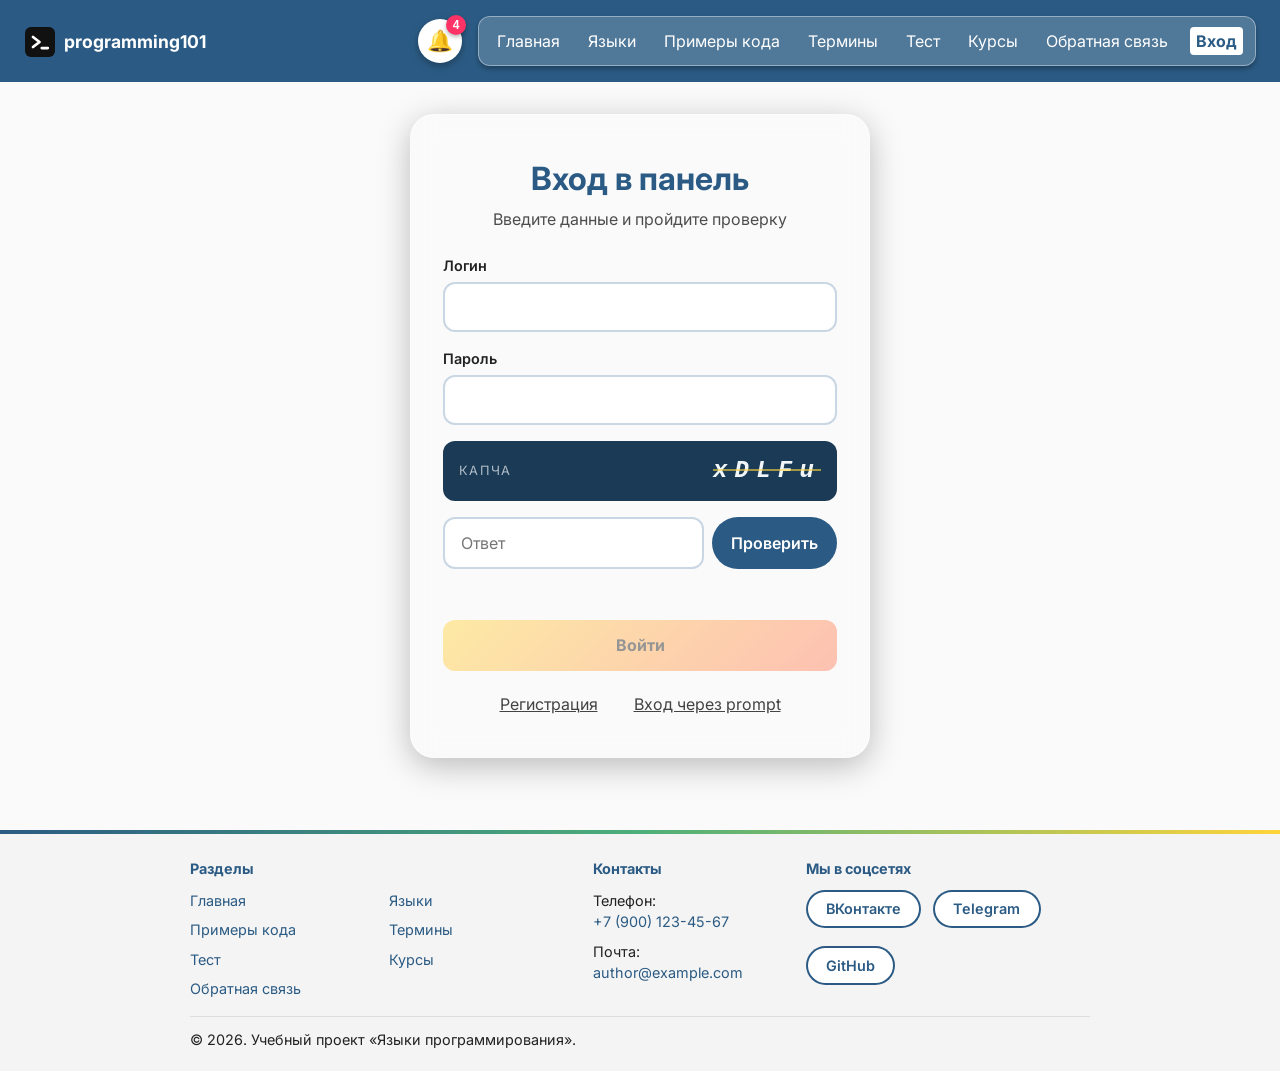
<file: login.html>
<!doctype html>
<html lang="ru">

<head>
    <meta charset="UTF-8">
    <meta name="viewport" content="width=device-width, initial-scale=1">
    <meta name="description"
        content="Учебный сайт о популярных языках программирования: новости, описания языков, примеры кода, термины и тест.">
    <meta name="theme-color" content="#2b5b84">

    <title>Вход — programming101</title>
    <link rel="icon" type="image/svg+xml" href="/images/favicon.svg">
    <!-- Шрифт: заранее устанавливаем соединение с серверами Google Fonts -->
    <link rel="preconnect" href="https://fonts.googleapis.com">
    <link rel="preconnect" href="https://fonts.gstatic.com" crossorigin>
    <link rel="stylesheet" href="https://fonts.googleapis.com/css2?family=Inter:wght@400;600;700&amp;display=swap">
    <link rel="stylesheet" href="/style.css">
    <script src="/script.js" defer></script>
</head>

<body>
    <a class="skip-link" href="#content">Перейти к содержимому</a>
    <!-- Шапка сайта (одинаковая на всех страницах) -->
    <header class="site-header">
        <a href="/" class="logo">
            <img src="/images/favicon.svg" alt="" width="32" height="32">
            <span>programming101</span>
        </a>
        <div class="notify">
            <button type="button" class="notify-btn" aria-label="Уведомления">
                🔔
                <span class="notify-count">4</span>
            </button>
            <div class="notify-list">
                <ul>
                    <li><a href="/#news-section" data-id="news"><span class="num">1</span>Свежие новости</a>
                    </li>
                    <li><a href="/examples" data-id="examples"><span class="num">2</span>Новые примеры кода</a></li>
                    <li><a href="/quiz" data-id="quiz"><span class="num">3</span>Проверьте себя в тесте</a></li>
                    <li><a href="/contacts" data-id="contacts"><span class="num">4</span>Предложите тему</a></li>
                </ul>
            </div>
        </div>
        <input type="checkbox" id="burger-toggle" class="burger-toggle">
        <label for="burger-toggle" class="burger" aria-label="Открыть меню"><span></span></label>

        <nav class="main-nav" aria-label="Основное меню">
            <ul>
                <li><a href="/">Главная</a></li>
                <li><a href="/languages">Языки</a></li>
                <li><a href="/examples">Примеры кода</a></li>
                <li><a href="/terms">Термины</a></li>
                <li><a href="/quiz">Тест</a></li>
                <li><a href="/store">Курсы</a></li>
                <li><a href="/contacts">Обратная связь</a></li>
                <li><a href="/login" aria-current="page">Вход</a></li>
            </ul>
        </nav>
    </header>

    <main id="content" class="login-page">
        <section class="login-card">
            <h1>Вход в панель</h1>
            <p class="login-sub">Введите данные и пройдите проверку</p>
            <form id="login-form" class="login-form">
                <label class="field">Логин
                    <input id="login-name" type="text" autocomplete="username" required>
                </label>
                <label class="field">Пароль
                    <input id="login-pass" type="password" autocomplete="current-password" required>
                </label>
                <div class="captcha-box">
                    <span class="captcha-label">Капча</span>
                    <strong id="captcha-text" class="captcha-text"></strong>
                </div>
                <div class="captcha-row">
                    <input id="captcha-input" type="text" placeholder="Ответ" aria-label="Ответ на капчу">
                    <button type="button" id="captcha-check" class="pill-btn">Проверить</button>
                </div>
                <p id="captcha-msg" class="captcha-msg" role="status"></p>
                <button type="submit" id="login-submit" class="login-submit" disabled>Войти</button>
            </form>
            <div class="login-extra">
                <button type="button" id="ask-register" class="link-btn">Регистрация</button>
                <button type="button" id="ask-login" class="link-btn">Вход через prompt</button>
            </div>
        </section>
    </main>

    <!-- Подвал сайта (одинаковый на всех страницах) -->
    <footer>
        <nav class="footer-nav" aria-label="Разделы сайта">
            <p class="footer-title">Разделы</p>
            <ul>
                <li><a href="/">Главная</a></li>
                <li><a href="/languages">Языки</a></li>
                <li><a href="/examples">Примеры кода</a></li>
                <li><a href="/terms">Термины</a></li>
                <li><a href="/quiz">Тест</a></li>
                <li><a href="/store">Курсы</a></li>
                <li><a href="/contacts">Обратная связь</a></li>
            </ul>
        </nav>

        <div class="footer-contacts">
            <p class="footer-title">Контакты</p>
            <p>Телефон: <a href="tel:+79001234567">+7 (900) 123-45-67</a></p>
            <p>Почта: <a href="mailto:author@example.com">author@example.com</a></p>
        </div>

        <div class="footer-social">
            <p class="footer-title">Мы в соцсетях</p>
            <ul class="social-links">
                <li><a class="social-btn social-vk" href="https://vk.com/" target="_blank" rel="noopener">ВКонтакте</a>
                </li>
                <li><a class="social-btn social-tg" href="https://t.me/" target="_blank" rel="noopener">Telegram</a>
                </li>
                <li><a class="social-btn social-gh" href="https://github.com/" target="_blank" rel="noopener">GitHub</a>
                </li>
            </ul>
        </div>

        <p class="footer-copy">&copy; <span class="current-year">2026</span>. Учебный проект «Языки программирования».
        </p>
    </footer>

    <a href="#top" class="to-top" aria-label="Наверх">↑</a>
</body>

</html>
</file>
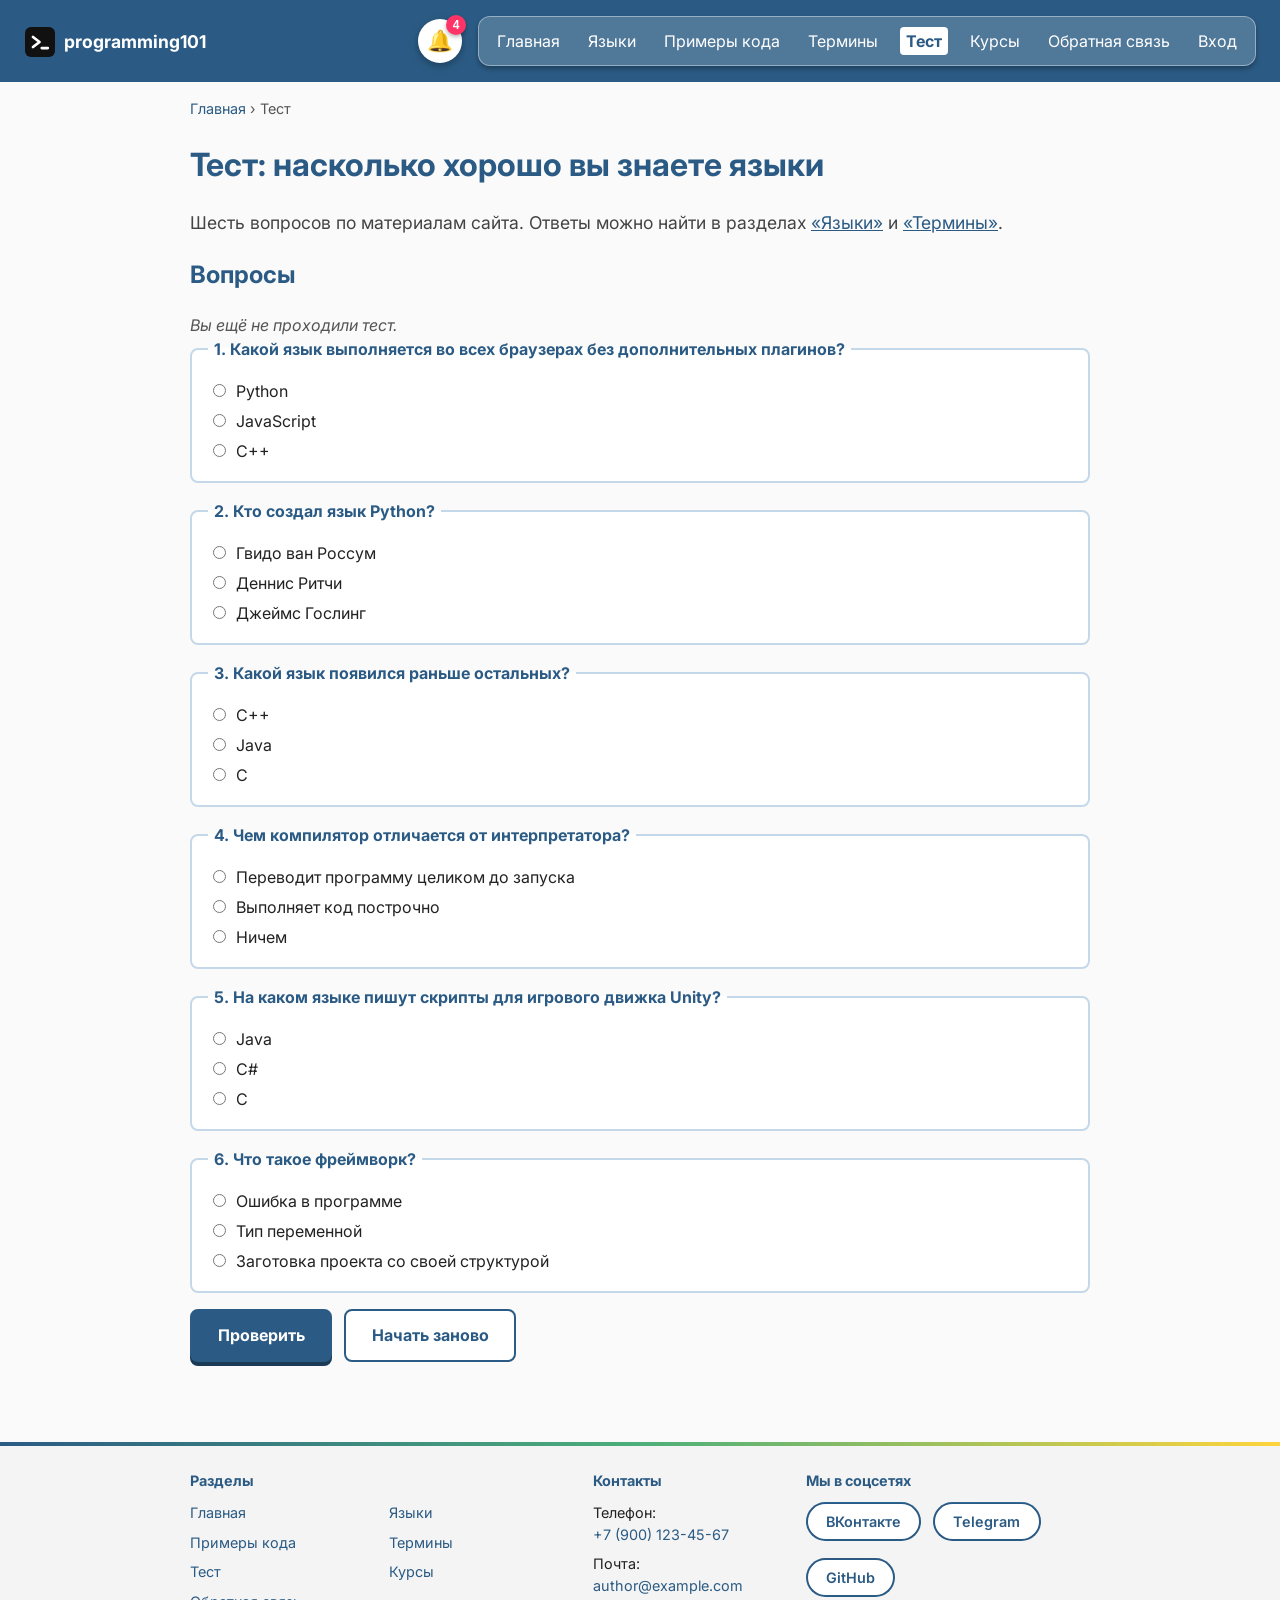
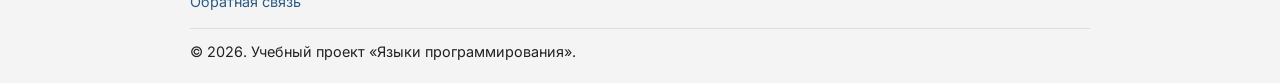
<file: quiz.html>
<!doctype html>
<html lang="ru">

<head>
    <meta charset="UTF-8">
    <meta name="viewport" content="width=device-width, initial-scale=1">
    <meta name="description" content="Тест для самопроверки по языкам программирования.">
    <meta name="theme-color" content="#2b5b84">

    <title>Тест — programming101</title>
    <link rel="icon" type="image/svg+xml" href="/images/favicon.svg">
    <!-- Шрифт: заранее устанавливаем соединение с серверами Google Fonts -->
    <link rel="preconnect" href="https://fonts.googleapis.com">
    <link rel="preconnect" href="https://fonts.gstatic.com" crossorigin>
    <link rel="stylesheet" href="https://fonts.googleapis.com/css2?family=Inter:wght@400;600;700&amp;display=swap">
    <link rel="stylesheet" href="/style.css">
    <script src="/script.js" defer></script>
</head>

<body>
    <a class="skip-link" href="#content">Перейти к содержимому</a>
    <!-- Шапка сайта (одинаковая на всех страницах) -->
    <header class="site-header">
        <a href="/" class="logo">
            <img src="/images/favicon.svg" alt="" width="32" height="32">
            <span>programming101</span>
        </a>
        <div class="notify">
            <button type="button" class="notify-btn" aria-label="Уведомления">
                🔔
                <span class="notify-count">4</span>
            </button>
            <div class="notify-list">
                <ul>
                    <li><a href="/#news-section" data-id="news"><span class="num">1</span>Свежие новости</a>
                    </li>
                    <li><a href="/examples" data-id="examples"><span class="num">2</span>Новые примеры кода</a></li>
                    <li><a href="/quiz" data-id="quiz"><span class="num">3</span>Проверьте себя в тесте</a></li>
                    <li><a href="/contacts" data-id="contacts"><span class="num">4</span>Предложите тему</a></li>
                </ul>
            </div>
        </div>
        <input type="checkbox" id="burger-toggle" class="burger-toggle">
        <label for="burger-toggle" class="burger" aria-label="Открыть меню"><span></span></label>

        <nav class="main-nav" aria-label="Основное меню">
            <ul>
                <li><a href="/">Главная</a></li>
                <li><a href="/languages">Языки</a></li>
                <li><a href="/examples">Примеры кода</a></li>
                <li><a href="/terms">Термины</a></li>
                <li><a href="/quiz" aria-current="page">Тест</a></li>
                <li><a href="/store">Курсы</a></li>
                <li><a href="/contacts">Обратная связь</a></li>
                <li><a href="/login">Вход</a></li>
            </ul>
        </nav>
    </header>

    <main id="content">
        <nav class="breadcrumbs" aria-label="Навигационная цепочка">
            <a href="/">Главная</a> <span aria-hidden="true">›</span> <span>Тест</span>
        </nav>
        <h1 id="top">Тест: насколько хорошо вы знаете языки</h1>
        <p class="lead">Шесть вопросов по материалам сайта. Ответы можно найти в разделах
            <a href="/languages">«Языки»</a> и <a href="/terms">«Термины»</a>.
        </p>

        <section id="quiz-section">
            <h2>Вопросы</h2>
            <p id="quiz-best" class="filter-status"></p>
            <form id="quiz-form" class="quiz-form">
                <fieldset class="quiz-question" data-question="q1">
                    <legend>1. Какой язык выполняется во всех браузерах без дополнительных плагинов?</legend>
                    <label><input type="radio" name="q1" value="a" required> Python</label>
                    <label><input type="radio" name="q1" value="b"> JavaScript</label>
                    <label><input type="radio" name="q1" value="c"> C++</label>
                </fieldset>
                <fieldset class="quiz-question" data-question="q2">
                    <legend>2. Кто создал язык Python?</legend>
                    <label><input type="radio" name="q2" value="a" required> Гвидо ван Россум</label>
                    <label><input type="radio" name="q2" value="b"> Деннис Ритчи</label>
                    <label><input type="radio" name="q2" value="c"> Джеймс Гослинг</label>
                </fieldset>
                <fieldset class="quiz-question" data-question="q3">
                    <legend>3. Какой язык появился раньше остальных?</legend>
                    <label><input type="radio" name="q3" value="a" required> C++</label>
                    <label><input type="radio" name="q3" value="b"> Java</label>
                    <label><input type="radio" name="q3" value="c"> C</label>
                </fieldset>
                <fieldset class="quiz-question" data-question="q4">
                    <legend>4. Чем компилятор отличается от интерпретатора?</legend>
                    <label><input type="radio" name="q4" value="a" required> Переводит программу целиком до
                        запуска</label>
                    <label><input type="radio" name="q4" value="b"> Выполняет код построчно</label>
                    <label><input type="radio" name="q4" value="c"> Ничем</label>
                </fieldset>
                <fieldset class="quiz-question" data-question="q5">
                    <legend>5. На каком языке пишут скрипты для игрового движка Unity?</legend>
                    <label><input type="radio" name="q5" value="a" required> Java</label>
                    <label><input type="radio" name="q5" value="b"> C#</label>
                    <label><input type="radio" name="q5" value="c"> C</label>
                </fieldset>
                <fieldset class="quiz-question" data-question="q6">
                    <legend>6. Что такое фреймворк?</legend>
                    <label><input type="radio" name="q6" value="a" required> Ошибка в программе</label>
                    <label><input type="radio" name="q6" value="b"> Тип переменной</label>
                    <label><input type="radio" name="q6" value="c"> Заготовка проекта со своей структурой</label>
                </fieldset>
                <div class="form-buttons">
                    <button type="submit" class="btn btn-lift">Проверить</button>
                    <button type="reset" class="btn">Начать заново</button>
                </div>
            </form>
            <p id="quiz-result" class="quiz-result" aria-live="polite" hidden></p>
        </section>
    </main>

    <!-- Подвал сайта (одинаковый на всех страницах) -->
    <footer>
        <nav class="footer-nav" aria-label="Разделы сайта">
            <p class="footer-title">Разделы</p>
            <ul>
                <li><a href="/">Главная</a></li>
                <li><a href="/languages">Языки</a></li>
                <li><a href="/examples">Примеры кода</a></li>
                <li><a href="/terms">Термины</a></li>
                <li><a href="/quiz">Тест</a></li>
                <li><a href="/store">Курсы</a></li>
                <li><a href="/contacts">Обратная связь</a></li>
            </ul>
        </nav>

        <div class="footer-contacts">
            <p class="footer-title">Контакты</p>
            <p>Телефон: <a href="tel:+79001234567">+7 (900) 123-45-67</a></p>
            <p>Почта: <a href="mailto:author@example.com">author@example.com</a></p>
        </div>

        <div class="footer-social">
            <p class="footer-title">Мы в соцсетях</p>
            <ul class="social-links">
                <li><a class="social-btn social-vk" href="https://vk.com/" target="_blank" rel="noopener">ВКонтакте</a>
                </li>
                <li><a class="social-btn social-tg" href="https://t.me/" target="_blank" rel="noopener">Telegram</a>
                </li>
                <li><a class="social-btn social-gh" href="https://github.com/" target="_blank" rel="noopener">GitHub</a>
                </li>
            </ul>
        </div>

        <p class="footer-copy">&copy; <span class="current-year">2026</span>. Учебный проект «Языки программирования».
        </p>
    </footer>

    <a href="#top" class="to-top" aria-label="Наверх">↑</a>
</body>

</html>
</file>
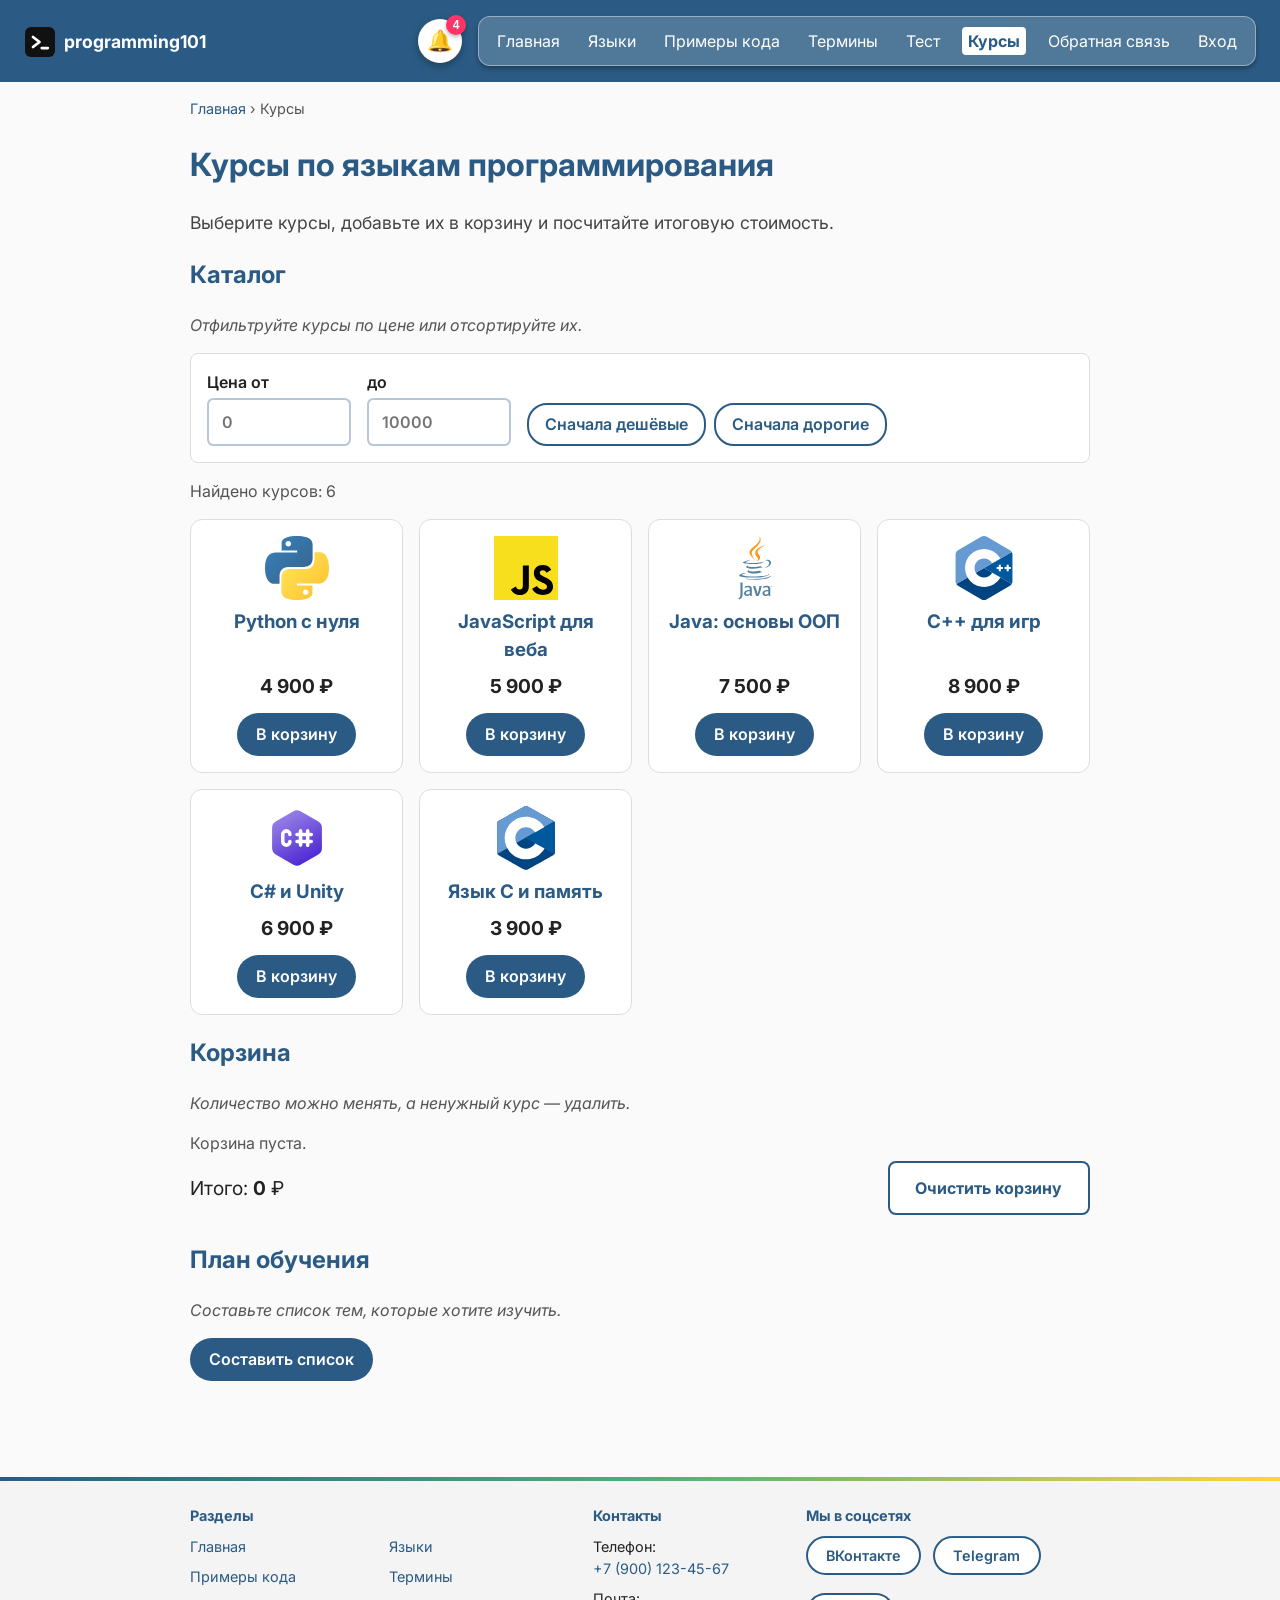
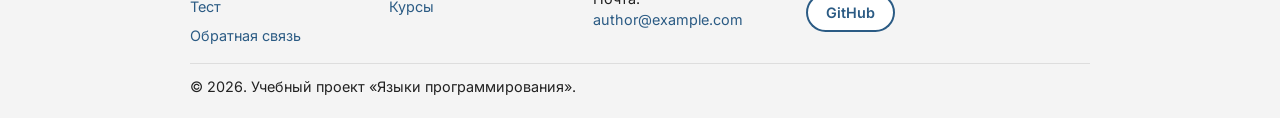
<file: store.html>
<!doctype html>
<html lang="ru">

<head>
    <meta charset="UTF-8">
    <meta name="viewport" content="width=device-width, initial-scale=1">
    <meta name="description" content="Каталог курсов по языкам программирования с корзиной.">
    <meta name="theme-color" content="#2b5b84">

    <title>Курсы — programming101</title>
    <link rel="icon" type="image/svg+xml" href="/images/favicon.svg">
    <!-- Шрифт: заранее устанавливаем соединение с серверами Google Fonts -->
    <link rel="preconnect" href="https://fonts.googleapis.com">
    <link rel="preconnect" href="https://fonts.gstatic.com" crossorigin>
    <link rel="stylesheet" href="https://fonts.googleapis.com/css2?family=Inter:wght@400;600;700&amp;display=swap">
    <link rel="stylesheet" href="/style.css">
    <script src="/script.js" defer></script>
</head>

<body>
    <a class="skip-link" href="#content">Перейти к содержимому</a>
    <!-- Шапка сайта (одинаковая на всех страницах) -->
    <header class="site-header">
        <a href="/" class="logo">
            <img src="/images/favicon.svg" alt="" width="32" height="32">
            <span>programming101</span>
        </a>
        <div class="notify">
            <button type="button" class="notify-btn" aria-label="Уведомления">
                🔔
                <span class="notify-count">4</span>
            </button>
            <div class="notify-list">
                <ul>
                    <li><a href="/#news-section" data-id="news"><span class="num">1</span>Свежие новости</a>
                    </li>
                    <li><a href="/examples" data-id="examples"><span class="num">2</span>Новые примеры кода</a></li>
                    <li><a href="/quiz" data-id="quiz"><span class="num">3</span>Проверьте себя в тесте</a></li>
                    <li><a href="/contacts" data-id="contacts"><span class="num">4</span>Предложите тему</a></li>
                </ul>
            </div>
        </div>
        <input type="checkbox" id="burger-toggle" class="burger-toggle">
        <label for="burger-toggle" class="burger" aria-label="Открыть меню"><span></span></label>

        <nav class="main-nav" aria-label="Основное меню">
            <ul>
                <li><a href="/">Главная</a></li>
                <li><a href="/languages">Языки</a></li>
                <li><a href="/examples">Примеры кода</a></li>
                <li><a href="/terms">Термины</a></li>
                <li><a href="/quiz">Тест</a></li>
                <li><a href="/store" aria-current="page">Курсы</a></li>
                <li><a href="/contacts">Обратная связь</a></li>
                <li><a href="/login">Вход</a></li>
            </ul>
        </nav>
    </header>

    <main id="content">
        <nav class="breadcrumbs" aria-label="Навигационная цепочка">
            <a href="index">Главная</a> <span aria-hidden="true">›</span> <span>Курсы</span>
        </nav>
        <h1 id="top">Курсы по языкам программирования</h1>
        <p class="lead">Выберите курсы, добавьте их в корзину и посчитайте итоговую стоимость.</p>

        <section id="catalog-section">
            <h2>Каталог</h2>
            <p>Отфильтруйте курсы по цене или отсортируйте их.</p>
            <div class="store-panel">
                <label class="search-label">Цена от
                    <input type="number" id="price-min" min="0" step="500" placeholder="0">
                </label>
                <label class="search-label">до
                    <input type="number" id="price-max" min="0" step="500" placeholder="10000">
                </label>
                <div class="filter-buttons">
                    <button type="button" class="filter-btn" data-sort="asc">Сначала дешёвые</button>
                    <button type="button" class="filter-btn" data-sort="desc">Сначала дорогие</button>
                </div>
            </div>
            <p id="course-count" class="filter-status" aria-live="polite"></p>
            <ul id="course-list" class="course-list"></ul>
        </section>

        <section id="cart-section">
            <h2>Корзина</h2>
            <p>Количество можно менять, а ненужный курс — удалить.</p>
            <ul id="cart-list" class="cart-list"></ul>
            <p id="cart-empty" class="filter-status">Корзина пуста.</p>
            <div class="cart-footer">
                <p class="cart-total">Итого: <strong id="cart-total">0</strong> ₽</p>
                <button type="button" id="cart-clear" class="btn">Очистить корзину</button>
            </div>
        </section>

        <section id="plan-section">
            <h2>План обучения</h2>
            <p>Составьте список тем, которые хотите изучить.</p>
            <button type="button" id="plan-btn" class="pill-btn">Составить список</button>
            <ul id="plan-list" class="sections-list"></ul>
        </section>
    </main>

    <!-- Подвал сайта (одинаковый на всех страницах) -->
    <footer>
        <nav class="footer-nav" aria-label="Разделы сайта">
            <p class="footer-title">Разделы</p>
            <ul>
                <li><a href="/">Главная</a></li>
                <li><a href="/languages">Языки</a></li>
                <li><a href="/examples">Примеры кода</a></li>
                <li><a href="/terms">Термины</a></li>
                <li><a href="/quiz">Тест</a></li>
                <li><a href="/store">Курсы</a></li>
                <li><a href="/contacts">Обратная связь</a></li>
            </ul>
        </nav>

        <div class="footer-contacts">
            <p class="footer-title">Контакты</p>
            <p>Телефон: <a href="tel:+79001234567">+7 (900) 123-45-67</a></p>
            <p>Почта: <a href="mailto:author@example.com">author@example.com</a></p>
        </div>

        <div class="footer-social">
            <p class="footer-title">Мы в соцсетях</p>
            <ul class="social-links">
                <li><a class="social-btn social-vk" href="https://vk.com/" target="_blank" rel="noopener">ВКонтакте</a>
                </li>
                <li><a class="social-btn social-tg" href="https://t.me/" target="_blank" rel="noopener">Telegram</a>
                </li>
                <li><a class="social-btn social-gh" href="https://github.com/" target="_blank" rel="noopener">GitHub</a>
                </li>
            </ul>
        </div>

        <p class="footer-copy">&copy; <span class="current-year">2026</span>. Учебный проект «Языки программирования».
        </p>
    </footer>

    <a href="#top" class="to-top" aria-label="Наверх">↑</a>
</body>

</html>
</file>
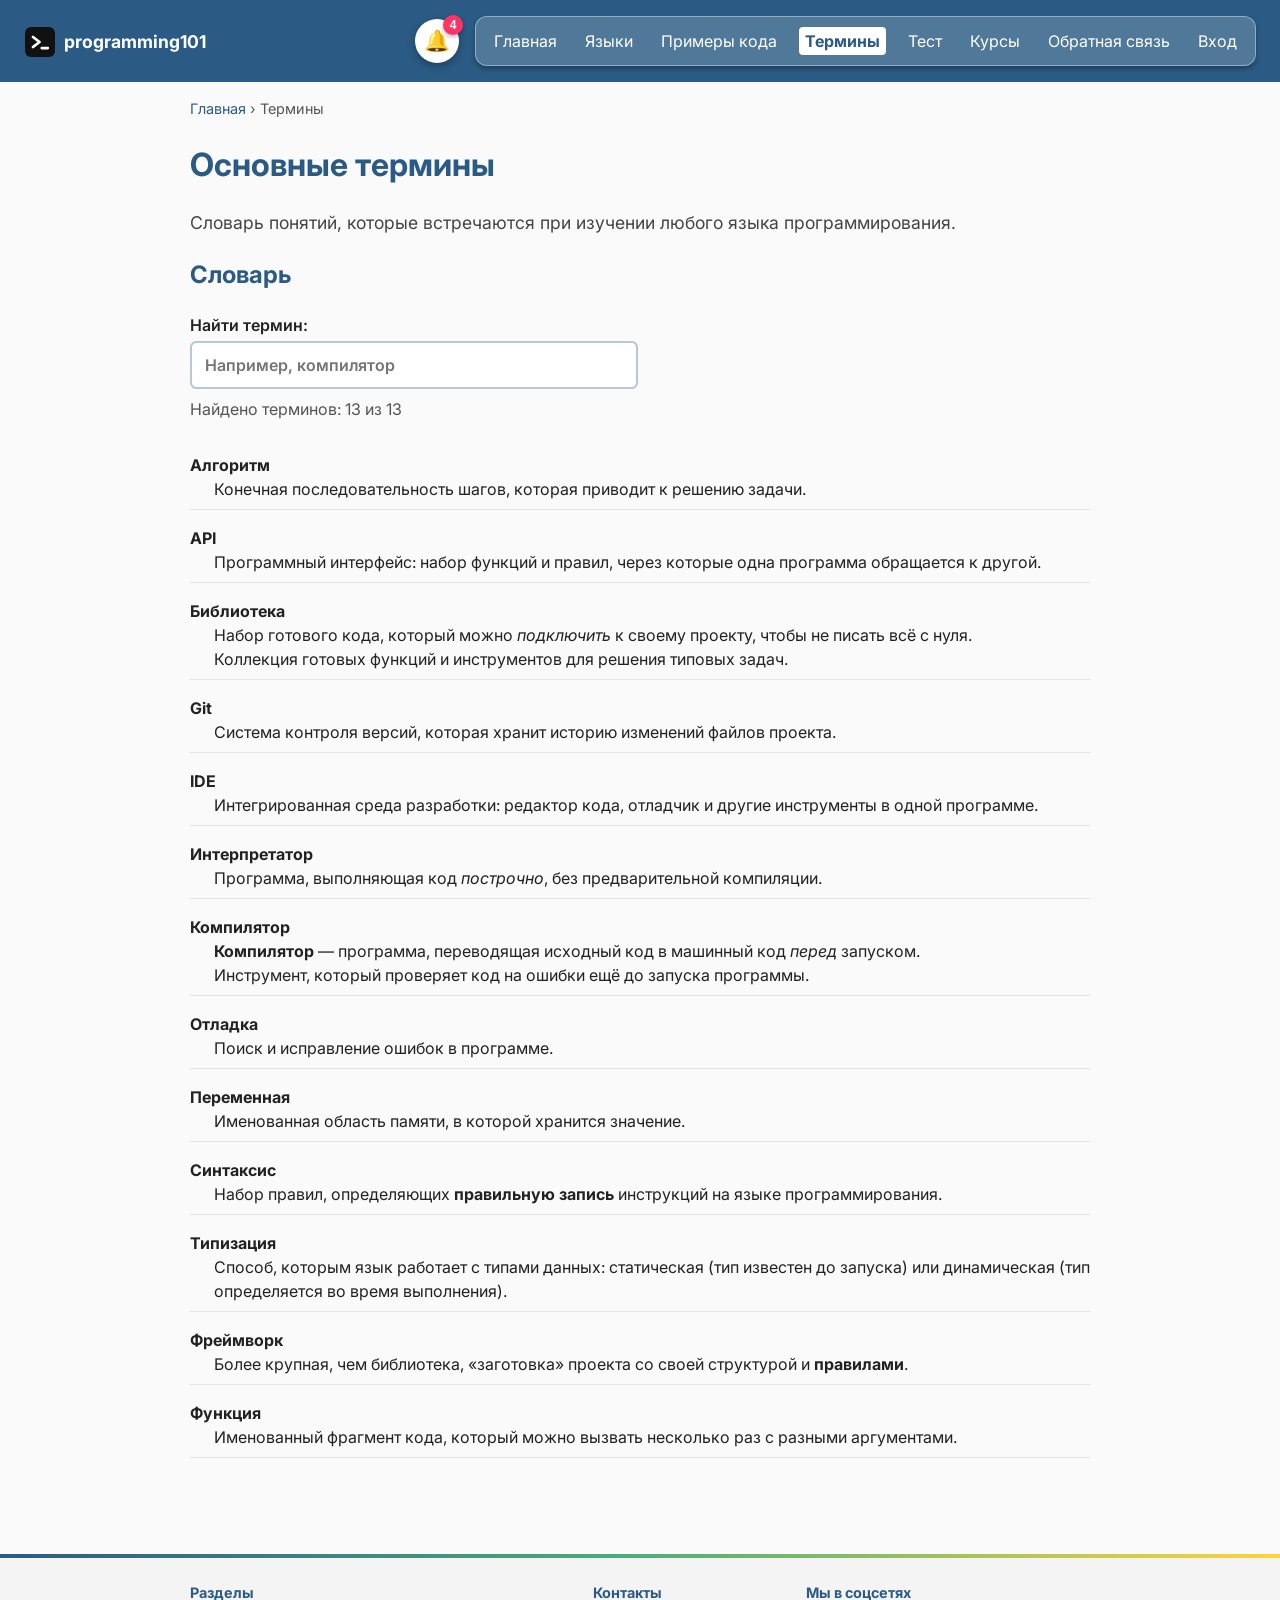
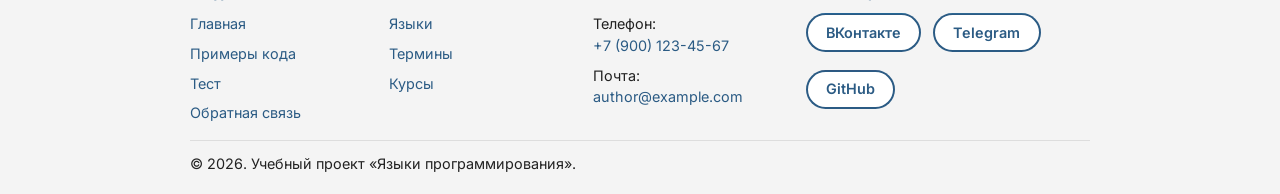
<file: terms.html>
<!doctype html>
<html lang="ru">

<head>
    <meta charset="UTF-8">
    <meta name="viewport" content="width=device-width, initial-scale=1">
    <meta name="description" content="Словарь основных терминов программирования с поиском.">
    <meta name="theme-color" content="#2b5b84">

    <title>Термины — programming101</title>
    <link rel="icon" type="image/svg+xml" href="/images/favicon.svg">
    <!-- Шрифт: заранее устанавливаем соединение с серверами Google Fonts -->
    <link rel="preconnect" href="https://fonts.googleapis.com">
    <link rel="preconnect" href="https://fonts.gstatic.com" crossorigin>
    <link rel="stylesheet" href="https://fonts.googleapis.com/css2?family=Inter:wght@400;600;700&amp;display=swap">
    <link rel="stylesheet" href="/style.css">
    <script src="/script.js" defer></script>
</head>

<body>
    <a class="skip-link" href="#content">Перейти к содержимому</a>
    <!-- Шапка сайта (одинаковая на всех страницах) -->
    <header class="site-header">
        <a href="/" class="logo">
            <img src="/images/favicon.svg" alt="" width="32" height="32">
            <span>programming101</span>
        </a>
        <div class="notify">
            <button type="button" class="notify-btn" aria-label="Уведомления">
                🔔
                <span class="notify-count">4</span>
            </button>
            <div class="notify-list">
                <ul>
                    <li><a href="/#news-section" data-id="news"><span class="num">1</span>Свежие новости</a>
                    </li>
                    <li><a href="/examples" data-id="examples"><span class="num">2</span>Новые примеры кода</a></li>
                    <li><a href="/quiz" data-id="quiz"><span class="num">3</span>Проверьте себя в тесте</a></li>
                    <li><a href="/contacts" data-id="contacts"><span class="num">4</span>Предложите тему</a></li>
                </ul>
            </div>
        </div>
        <input type="checkbox" id="burger-toggle" class="burger-toggle">
        <label for="burger-toggle" class="burger" aria-label="Открыть меню"><span></span></label>

        <nav class="main-nav" aria-label="Основное меню">
            <ul>
                <li><a href="/">Главная</a></li>
                <li><a href="/languages">Языки</a></li>
                <li><a href="/examples">Примеры кода</a></li>
                <li><a href="/terms" aria-current="page">Термины</a></li>
                <li><a href="/quiz">Тест</a></li>
                <li><a href="/store">Курсы</a></li>
                <li><a href="/contacts">Обратная связь</a></li>
                <li><a href="/login">Вход</a></li>
            </ul>
        </nav>
    </header>

    <main id="content">
        <nav class="breadcrumbs" aria-label="Навигационная цепочка">
            <a href="/">Главная</a> <span aria-hidden="true">›</span> <span>Термины</span>
        </nav>
        <h1 id="top">Основные термины</h1>
        <p class="lead">Словарь понятий, которые встречаются при изучении любого языка программирования.</p>

        <section id="terms-section">
            <h2>Словарь</h2>
            <div class="terms-search" hidden>
                <label class="search-label">Найти термин:
                    <input type="search" id="term-search" placeholder="Например, компилятор">
                </label>
                <p id="term-count" class="filter-status" aria-live="polite"></p>
            </div>
            <dl class="terms-list">
                <div class="term">
                    <dt>Алгоритм</dt>
                    <dd>Конечная последовательность шагов, которая приводит к решению задачи.</dd>
                </div>
                <div class="term">
                    <dt>API</dt>
                    <dd>Программный интерфейс: набор функций и правил, через которые одна программа обращается к другой.
                    </dd>
                </div>
                <div class="term">
                    <dt>Библиотека</dt>
                    <dd>Набор готового кода, который можно <em>подключить</em> к своему проекту, чтобы не писать всё с
                        нуля.</dd>
                    <dd>Коллекция готовых функций и инструментов для решения типовых задач.</dd>
                </div>
                <div class="term">
                    <dt>Git</dt>
                    <dd>Система контроля версий, которая хранит историю изменений файлов проекта.</dd>
                </div>
                <div class="term">
                    <dt>IDE</dt>
                    <dd>Интегрированная среда разработки: редактор кода, отладчик и другие инструменты в одной
                        программе.</dd>
                </div>
                <div class="term">
                    <dt>Интерпретатор</dt>
                    <dd>Программа, выполняющая код <em>построчно</em>, без предварительной компиляции.</dd>
                </div>
                <div class="term">
                    <dt>Компилятор</dt>
                    <dd><strong>Компилятор</strong> — программа, переводящая исходный код в машинный код <em>перед</em>
                        запуском.</dd>
                    <dd>Инструмент, который проверяет код на ошибки ещё до запуска программы.</dd>
                </div>
                <div class="term">
                    <dt>Отладка</dt>
                    <dd>Поиск и исправление ошибок в программе.</dd>
                </div>
                <div class="term">
                    <dt>Переменная</dt>
                    <dd>Именованная область памяти, в которой хранится значение.</dd>
                </div>
                <div class="term">
                    <dt>Синтаксис</dt>
                    <dd>Набор правил, определяющих <strong>правильную запись</strong> инструкций на языке
                        программирования.</dd>
                </div>
                <div class="term">
                    <dt>Типизация</dt>
                    <dd>Способ, которым язык работает с типами данных: статическая (тип известен до запуска) или
                        динамическая (тип определяется во время выполнения).</dd>
                </div>
                <div class="term">
                    <dt>Фреймворк</dt>
                    <dd>Более крупная, чем библиотека, «заготовка» проекта со своей структурой и
                        <strong>правилами</strong>.
                    </dd>
                </div>
                <div class="term">
                    <dt>Функция</dt>
                    <dd>Именованный фрагмент кода, который можно вызвать несколько раз с разными аргументами.</dd>
                </div>
            </dl>
        </section>
    </main>

    <!-- Подвал сайта (одинаковый на всех страницах) -->
    <footer>
        <nav class="footer-nav" aria-label="Разделы сайта">
            <p class="footer-title">Разделы</p>
            <ul>
                <li><a href="/">Главная</a></li>
                <li><a href="/languages">Языки</a></li>
                <li><a href="/examples">Примеры кода</a></li>
                <li><a href="/terms">Термины</a></li>
                <li><a href="/quiz">Тест</a></li>
                <li><a href="/store">Курсы</a></li>
                <li><a href="/contacts">Обратная связь</a></li>
            </ul>
        </nav>

        <div class="footer-contacts">
            <p class="footer-title">Контакты</p>
            <p>Телефон: <a href="tel:+79001234567">+7 (900) 123-45-67</a></p>
            <p>Почта: <a href="mailto:author@example.com">author@example.com</a></p>
        </div>

        <div class="footer-social">
            <p class="footer-title">Мы в соцсетях</p>
            <ul class="social-links">
                <li><a class="social-btn social-vk" href="https://vk.com/" target="_blank" rel="noopener">ВКонтакте</a>
                </li>
                <li><a class="social-btn social-tg" href="https://t.me/" target="_blank" rel="noopener">Telegram</a>
                </li>
                <li><a class="social-btn social-gh" href="https://github.com/" target="_blank" rel="noopener">GitHub</a>
                </li>
            </ul>
        </div>

        <p class="footer-copy">&copy; <span class="current-year">2026</span>. Учебный проект «Языки программирования».
        </p>
    </footer>

    <a href="#top" class="to-top" aria-label="Наверх">↑</a>
</body>

</html>
</file>
<file: style.css>
:root {
    --color-primary: #2b5b84;
    --color-primary-dark: #1a3a55;
    --color-accent: #ffd43b;
    --color-green: #4caf7a;
    --color-text-light: #f1f6fb;
    --gradient-scene: linear-gradient(135deg, #14304a, #2b5b84 55%, #1f6f54);
    --gradient-warm: linear-gradient(135deg, #ffd43b, #ff7a59);
    --gradient-cool: linear-gradient(135deg, #4caf7a, #36c2e0);
    --glass-bg: rgba(255, 255, 255, 0.14);
    --glass-border: rgba(255, 255, 255, 0.35);
    --glass-blur: 12px;
    --glass-shadow: 0 0.5rem 2rem rgba(0, 0, 0, 0.25);
    --radius: 0.75rem;
    --duration: 0.35s;
    --content-width: 900px;
    --page-pad: 24px;
    --grid-gap: 24px;
}

html {
    scroll-behavior: smooth;
    scroll-padding-top: 90px;
}

body {
    font-family: 'Inter', 'Segoe UI', Arial, sans-serif;
    line-height: 1.5;
    -webkit-text-size-adjust: 100%;
    text-size-adjust: 100%;
    margin: 0;
    color: #222;
    background: #fafafa;

    display: grid;
    grid-template-columns: 1fr minmax(0, calc(var(--content-width) + var(--page-pad) * 2)) 1fr;
    grid-template-rows: auto 1fr auto;
    grid-template-areas:
        "header header header"
        ". main ."
        "footer footer footer";
    min-height: 100vh;
}

/* Тип-селекторы для заголовков */
h1,
h2,
h3 {
    color: #2b5b84;
}

main {
    grid-area: main;
    min-width: 0;
    padding: 0 var(--page-pad) 40px;
}

.home-grid {
    display: grid;
    grid-template-columns: repeat(3, minmax(0, 1fr));
    column-gap: var(--grid-gap);
    grid-template-areas:
        "title title title"
        "lead lead lead"
        "news news news"
        "sections sections top"
        "notes notes aside"
        "cards cards cards";
    align-items: start;
}

.home-grid>h1 {
    grid-area: title;
}

.home-grid>.lead {
    grid-area: lead;
}

#news-section {
    grid-area: news;
    min-width: 0;
}

#sections-section {
    grid-area: sections;
}

#top-languages-section {
    grid-area: top;
}

#notes-section {
    grid-area: notes;
}

.home-grid>.side-panel {
    grid-area: aside;
}

#cards-section {
    grid-area: cards;
}

/* ===== Шапка сайта ===== */
/* Класс-селектор */
.site-header {
    display: flex;
    align-items: center;
    justify-content: space-between;
    flex-wrap: wrap;
    gap: 16px;
    padding: 16px 24px;
    background: #2b5b84;
    color: #fff;

    grid-area: header;
    position: sticky;
    top: 0;
    z-index: 10;
}

.logo {
    display: flex;
    align-items: center;
    gap: 8px;
    color: #fff;
    text-decoration: none;
    font-weight: bold;
    font-size: 1.1em;

    position: relative;
    top: 1px;
    margin-right: auto;
}

.logo:visited {
    color: #fff;
}

.main-nav {
    border: 1px solid rgba(255, 255, 255, 0.4);
    border-radius: 12px;
    padding: 12px;
    background-color: rgba(255, 255, 255, 0.178);
    box-shadow: 0 3px 5px rgba(0, 0, 0, 0.3);
    position: relative;
}

/* Дочерний селектор (>): только прямые li внутри ul меню */
.main-nav>ul {
    display: flex;
    flex-wrap: wrap;
    gap: 12px 16px;
    list-style: none;
    margin: 0;
    padding: 0;
}

.main-nav a {
    color: #fff;
    text-decoration: none;
    padding: 4px 6px;
    border-radius: 4px;
}

/* Псевдоклассы для пунктов меню */
.main-nav a:visited {
    color: #d9e6f2;
}

.main-nav a:hover {
    background: #ffd43b;
    color: #2b5b84;
}

.main-nav a:active {
    background: #d4a900;
}

/* ===== Секции ===== */

/* Соседний селектор: абзац сразу после h2 выделяем курсивом */
section h2+p {
    color: #555;
    font-style: italic;
}

/* Общий (следующий) селектор ~: все p после h3 внутри примеров кода */
.code-example h3~p {
    margin: 6px 0;
}

/* ===== Карточки языков ===== */
.lang-desc-row,
.news-row {
    display: flex;
    flex-direction: row;
    flex-wrap: nowrap;
    gap: 16px;
    overflow-x: auto;
    padding-bottom: 8px;
}


/* Класс-селектор + дочерний селектор */
.lang-desc-row>figure {
    flex-shrink: 0;
    border: 1px solid #ddd;
    border-radius: 8px;
    padding: 12px;
    width: 220px;
}

.news-row {
    position: relative;
    isolation: isolate;
    padding: clamp(1.75rem, 4vw, 2.5rem);
    background: var(--gradient-scene);
    border-radius: var(--radius);
}

.news-row::before,
.news-row::after {
    content: "";
    position: absolute;
    z-index: -1;
    border-radius: 50%;
    pointer-events: none;
}

.news-row::before {
    top: 8%;
    left: 6%;
    width: clamp(6rem, 22vw, 12rem);
    aspect-ratio: 1;
    background: var(--gradient-warm);
}

.news-row::after {
    right: 8%;
    bottom: 6%;
    width: clamp(7rem, 26vw, 15rem);
    aspect-ratio: 1;
    background: var(--gradient-cool);
}

.news-element {
    --square-size: 2.5rem;
    box-sizing: border-box;
    flex: 0 0 min(500px, 85vw);
    display: flex;
    align-items: flex-start;

    gap: 12px;
    padding: 12px;
    color: var(--color-text-light);
    background: var(--glass-bg);
    border: 1px solid var(--glass-border);
    border-radius: var(--radius);
    box-shadow: var(--glass-shadow);
    -webkit-backdrop-filter: blur(var(--glass-blur));
    backdrop-filter: blur(var(--glass-blur));
    transition: transform var(--duration), background var(--duration);

    position: relative;
}

.news-element::before,
.news-element::after {
    content: "";
    position: absolute;
    width: var(--square-size);
    aspect-ratio: 1;
    background: rgba(255, 255, 255, 0.22);
    border: 1px solid var(--glass-border);
    border-radius: 0.5rem;
    box-shadow: 0 0.25rem 0.75rem rgba(0, 0, 0, 0.2);
    pointer-events: none;
}

.news-element::before {
    top: calc(var(--square-size) / -3);
    left: calc(var(--square-size) / -3);
}

.news-element::after {
    --square-size: 1.75rem;
    right: calc(var(--square-size) / -3);
    bottom: calc(var(--square-size) / -3);
}

.news-element:hover {
    transform: translateY(-4px);
    background: rgba(255, 255, 255, 0.2);
}

.news-element:hover::before {
    animation: square-float 3s ease-in-out infinite;
}

.news-element:hover::after {
    animation: square-float 3s ease-in-out infinite reverse;
}

@keyframes square-float {

    0%,
    100% {
        transform: translate(0, 0) rotate(0deg);
    }

    25% {
        transform: translate(0.75rem, -0.5rem) rotate(15deg);
    }

    50% {
        transform: translate(1.25rem, 0.5rem) rotate(-10deg);
    }

    75% {
        transform: translate(-0.5rem, 0.75rem) rotate(8deg);
    }
}

.news-element img {
    display: block;
    width: 80px;
    height: 80px;
    object-fit: cover;
    border-radius: 6px;
    flex-shrink: 0;
}

.news-element>.badge {
    position: absolute;
    top: 8px;
    right: 8px;

    border-radius: 20px;
    background-color: rgba(255, 0, 0, 0.445);

    display: flex;
    align-items: center;
    justify-content: center;
    padding: 10px;

    font-size: 0.7rem;
    font-weight: bold;
    box-shadow: 0 2px 4px rgba(0, 0, 0, 0.3);
}

/* Дочерний селектор: заголовок и текст новости идут сверху вниз внутри обёртки */
.news-text>h3 {
    margin: 0 0 4px;
    color: #fff;
}

.news-text>p {
    display: -webkit-box;
    -webkit-box-orient: vertical;
    -webkit-line-clamp: 5;
    line-clamp: 5;
    overflow: hidden;
    margin: 0;
}

pre {
    background: #f4f4f4;
    border-left: 4px solid #2b5b84;
    padding: 12px;
    overflow-x: auto;
    white-space: pre-wrap;
    overflow-wrap: anywhere;
    font-size: 0.9rem;
}

.code-example {
    box-sizing: border-box;
    max-width: 100%;
    margin-bottom: 16px;
    padding: 4px 16px 12px;
    background: #fff;
    border: 1px solid #ddd;
    border-radius: 8px;
    overflow: hidden;
}

.code-example pre {
    margin: 8px 0;
    border-radius: 4px;
}

blockquote {
    border-left: 3px solid #ffd43b;
    margin-left: 0;
    padding-left: 16px;
    color: #555;
    font-style: italic;
}

/* ===== Боковая панель (факт) ===== */
.fact-box {
    margin-top: 16px;
    padding: 12px 16px;
    background: #fff7d6;
    border: 1px solid #ffd43b;
    border-radius: 8px;
}

.side-panel {
    margin: 0;
    box-sizing: border-box;
}

.side-panel h3 {
    margin: 0 0 8px;
    font-size: 1em;
}

.side-panel ul {
    margin: 0;
    padding-left: 20px;
}

/* ===== Термины ===== */
dt {
    font-weight: bold;
    margin-top: 8px;
}

/* ===== Ногер ===== */
footer {
    grid-area: footer;
    position: relative;
    display: grid;
    grid-template-columns: 2fr 1fr 1.5fr;
    grid-template-areas:
        "nav contacts social"
        "copy copy copy";
    gap: 8px var(--grid-gap);
    margin-top: 40px;
    padding: 28px max(var(--page-pad), calc((100% - var(--content-width)) / 2)) 20px;
    font-size: 0.9em;
    background: #f4f4f4;
}

footer::before {
    content: "";
    position: absolute;
    top: 0;
    left: 0;
    right: 0;
    height: 4px;
    background: linear-gradient(90deg, var(--color-primary), var(--color-green), var(--color-accent));
}

.footer-nav {
    grid-area: nav;
}

.footer-contacts {
    grid-area: contacts;
}

.footer-social {
    grid-area: social;
}

.footer-copy {
    grid-area: copy;
    margin: 8px 0 0;
    padding-top: 12px;
    border-top: 1px solid #ddd;
}

.footer-title {
    margin: 0 0 10px;
    font-weight: 700;
    color: var(--color-primary);
}

.footer-contacts p:not(.footer-title) {
    margin: 0 0 8px;
}

.footer-nav a,
.footer-contacts a {
    position: relative;
    display: inline-block;
    text-decoration: none;
    transition: transform var(--duration), color var(--duration);
}

.footer-nav a::after,
.footer-contacts a::after {
    content: "";
    position: absolute;
    left: 0;
    bottom: -2px;
    width: 100%;
    height: 2px;
    background: var(--color-accent);
    transform: scaleX(0);
    transform-origin: left;
    transition: transform var(--duration);
}

.footer-nav a:hover,
.footer-contacts a:hover {
    color: var(--color-primary);
    transform: translateY(-2px);
}

.footer-nav a:hover::after,
.footer-contacts a:hover::after {
    transform: scaleX(1);
}

.footer-anchors a {
    margin-right: 16px;
}

.social-links {
    display: flex;
    flex-wrap: wrap;
    gap: 0.75rem;
    list-style: none;
    margin: 0;
    padding: 0;
}

.social-btn {
    --social-gradient: linear-gradient(135deg, var(--color-primary), var(--color-green));
    position: relative;
    isolation: isolate;
    overflow: hidden;
    display: inline-block;
    padding: 0.6em 1.4em;
    font-weight: 600;
    color: var(--color-primary);
    text-decoration: none;
    background: #fff;
    border-radius: 2em;
    box-shadow: inset 0 0 0 2px var(--color-primary);
    transition: color var(--duration), transform var(--duration);
}

.social-btn:visited {
    color: var(--color-primary);
}

.social-btn::before {
    content: "";
    position: absolute;
    inset: 0;
    z-index: -1;
    background: var(--social-gradient);
    transform: translateY(-100%);
    transition: transform var(--duration) ease-out;
}

.social-vk {
    --social-gradient: linear-gradient(135deg, #0077ff, #00c6ff);
}

.social-tg {
    --social-gradient: linear-gradient(135deg, #229ed9, #6dd5fa);
}

.social-gh {
    --social-gradient: linear-gradient(135deg, #24292f, #6e5494);
}

.social-btn:hover,
.social-btn:focus-visible {
    cursor: pointer;
    color: #fff;
    transform: translateY(-2px);
}

.social-btn:hover::before,
.social-btn:focus-visible::before {
    transform: translateY(0);
}

address {
    font-style: normal;
    margin: 12px 0;
}

a {
    color: #2b5b84;
}

/* Псевдоклассы для обычных ссылок на странице */
a:visited {
    color: #6a4c93;
}


/* Кнопочка поднятия вверх :) */
.to-top {
    position: fixed;
    right: 24px;
    bottom: 24px;
    width: 48px;
    height: 48px;
    display: flex;
    align-items: center;
    justify-content: center;
    background: #2b5b84;
    color: #fff;
    border-radius: 50%;
    text-decoration: none;
    font-size: 1.4em;
    opacity: 0;
    pointer-events: none;
    transition: opacity .3s;
}

.to-top.visible {
    opacity: 1;
    pointer-events: auto;
}

.to-top,
.to-top:visited {
    color: #fff;
}

.to-top:hover {
    background: #ffd43b;
    color: #2b5b84;
    box-shadow: 0 0 0 4px #d9e6f2;
}

/* ===== Форма ===== */

.form-scene {
    position: relative;
    isolation: isolate;
    overflow: hidden;
    padding: clamp(1.5rem, 6vw, 4rem) clamp(0.75rem, 5vw, 3.5rem);
    background: var(--gradient-scene);
    border-radius: var(--radius);
}

.form-scene::before,
.form-scene::after {
    content: "";
    position: absolute;
    z-index: -1;
    aspect-ratio: 1;
    border-radius: 50%;
    pointer-events: none;
}

.form-scene::before {
    top: -5%;
    left: 10%;
    width: clamp(10rem, 40vw, 22rem);
    background: var(--gradient-warm);
}

.form-scene::after {
    right: 5%;
    bottom: -8%;
    width: clamp(12rem, 45vw, 26rem);
    background: var(--gradient-cool);
}

.form-square {
    --unit: clamp(0.6rem, 1.6vw, 1rem);
    position: absolute;
    z-index: 2;
    top: var(--y);
    left: var(--x);
    width: calc(var(--size) * var(--unit));
    aspect-ratio: 1;
    background: rgba(255, 255, 255, 0.18);
    border: 1px solid var(--glass-border);
    border-radius: 0.6rem;
    box-shadow: 0 0.4rem 1.2rem rgba(0, 0, 0, 0.2);
    -webkit-backdrop-filter: blur(5px);
    backdrop-filter: blur(5px);
    pointer-events: none;
    animation: square-wander 12s ease-in-out infinite;
    animation-delay: calc(var(--i) * -2.4s);
}

@keyframes square-wander {

    0%,
    100% {
        transform: translate(0, 0) rotate(0deg) scale(1);
    }

    25% {
        transform: translate(calc(var(--dx) * 1px), calc(var(--dy) * 1px)) rotate(45deg) scale(1.1);
    }

    50% {
        transform: translate(calc(var(--dx) * -0.6px), calc(var(--dy) * 1.4px)) rotate(90deg) scale(0.9);
    }

    75% {
        transform: translate(calc(var(--dx) * -1px), calc(var(--dy) * -0.8px)) rotate(135deg) scale(1.05);
    }
}

.feedback-form {
    position: relative;
    z-index: 1;
    max-width: 100%;
    padding: clamp(1rem, 3vw, 2rem);
    color: var(--color-text-light);
    background: var(--glass-bg);
    border: 1px solid var(--glass-border);
    border-radius: var(--radius);
    box-shadow: var(--glass-shadow);
    -webkit-backdrop-filter: blur(var(--glass-blur));
    backdrop-filter: blur(var(--glass-blur));
}

.feedback-form {
    display: grid;
    grid-template-columns: repeat(2, minmax(0, 1fr));
    gap: 1.25rem;
}

.feedback-form>fieldset:first-of-type,
.feedback-form>fieldset:last-of-type,
.feedback-form>p,
.feedback-form>.form-buttons {
    grid-column: 1 / -1;
}

.feedback-form>fieldset:first-of-type {
    display: grid;
    grid-template-columns: repeat(2, minmax(0, 1fr));
    column-gap: 1.25rem;
}

.feedback-form>p {
    margin: 0;
}

.feedback-form fieldset {
    min-width: 0;
    margin: 0;
    transition: transform var(--duration), background var(--duration), border-color var(--duration);
    padding: 0.75em 1em 1em;
    border: 1px solid var(--glass-border);
    border-radius: 0.5rem;
    background: rgba(255, 255, 255, 0.08);
}

.feedback-form legend {
    padding: 0.15em 0.8em;
    font-weight: bold;
    color: var(--color-accent);
    background: var(--color-primary-dark);
    border-radius: 1em;
}

.feedback-form p {
    margin: 0.75em 0;
}

.feedback-form label {
    display: inline-block;
    margin-right: 0.5em;
    font-weight: 600;
}

/* Звёздочка у обязательных полей: */
.feedback-form label:has(+ [required])::after {
    content: " *";
    color: #ff9b9b;
}

/* Поля ввода */
.feedback-form input[type="text"],
.feedback-form input[type="tel"],
.feedback-form input[type="email"],
.feedback-form input[type="password"],
.feedback-form input[type="datetime-local"],
.feedback-form select,
.feedback-form textarea {
    box-sizing: border-box;
    width: 100%;
    max-width: 28rem;
    margin-top: 0.3em;
    padding: 0.6em 0.8em;
    font: inherit;
    background: #fafcff;
    border: 2px solid #b8c7d6;
    border-radius: 0.4rem;
    transition: border-color var(--duration), background var(--duration), box-shadow var(--duration), transform var(--duration);
    scroll-margin-top: 300px;
}

.feedback-form fieldset:hover,
.feedback-form fieldset:focus-within {
    transform: translateY(-3px);
    background: rgba(255, 255, 255, 0.14);
    border-color: rgba(255, 255, 255, 0.6);
}

.feedback-form input:hover,
.feedback-form select:hover,
.feedback-form textarea:hover {
    transform: translateY(-2px);
    box-shadow: 0 0.4rem 0.8rem rgba(0, 0, 0, 0.2);
}

/* Стиль поля в фокусе */
.feedback-form input:focus,
.feedback-form select:focus,
.feedback-form textarea:focus {
    outline: none;
    background: #fffbe6;
    border-color: var(--color-accent);
    transform: scale(1.02);
    box-shadow: 0 0 0 4px rgba(255, 212, 59, 0.35);
}

/* Подсказка placeholder */
.feedback-form ::placeholder {
    color: #8aa0b5;
    font-style: italic;
    opacity: 1;
}

.feedback-form input:focus::placeholder,
.feedback-form textarea:focus::placeholder {
    color: #c9b25a;
}

/* Подсветка некорректного значения (только после ввода) */
.feedback-form input:not(:placeholder-shown):invalid,
.feedback-form textarea:not(:placeholder-shown):invalid {
    border-color: #d62828;
}

.feedback-form textarea {
    resize: vertical;
}

.feedback-form input[type="radio"],
.feedback-form input[type="checkbox"] {
    accent-color: #2b5b84;
    margin-right: 0.4em;
}

/* Кнопки */
.form-buttons {
    display: flex;
    flex-wrap: wrap;
    gap: 0.75rem;
}

.feedback-form button,
.feedback-form input[type="submit"] {
    padding: 0.7em 1.4em;
    font: inherit;
    font-weight: bold;
    color: #fff;
    background: #2b5b84;
    border: none;
    border-radius: 0.4rem;
    cursor: pointer;
    transition: background var(--duration), color var(--duration), transform var(--duration);
}

.feedback-form button:hover,
.feedback-form input[type="submit"]:hover {
    background: var(--color-accent);
    color: var(--color-primary);
    transform: translateY(-3px) scale(1.04);
}

.feedback-form button[type="reset"] {
    background: #8a97a3;
}

/* ===== Карта и видео ===== */
.embed-map,
.embed-video {
    display: block;
    width: 100%;
    border: 0;
    border-radius: 0.75rem;
    box-shadow: 0 0.2rem 0.6rem rgba(0, 0, 0, 0.25);
    margin-bottom: 1.5rem;
}

.embed-video {
    aspect-ratio: 16 / 9;
}

h1 {
    font-size: clamp(1.5rem, 5vw, 2rem);
}

.burger-toggle {
    position: absolute;
    opacity: 0;
    width: 1px;
    height: 1px;
}

.burger {
    display: none;
    position: relative;
    width: 28px;
    height: 20px;
    cursor: pointer;
}

.burger::before,
.burger::after,
.burger span {
    content: "";
    position: absolute;
    left: 0;
    width: 100%;
    height: 3px;
    background: #fff;
    border-radius: 2px;
    transition: transform 0.3s, opacity 0.3s;
}

.burger::before {
    top: 0;
}

.burger span {
    top: 8.5px;
}

.burger::after {
    top: 17px;
}

.burger-toggle:checked+.burger::before {
    transform: translateY(8.5px) rotate(45deg);
}

.burger-toggle:checked+.burger::after {
    transform: translateY(-8.5px) rotate(-45deg);
}

.burger-toggle:checked+.burger span {
    opacity: 0;
}

.burger-toggle:focus-visible+.burger {
    outline: 2px solid #ffd43b;
    outline-offset: 4px;
}

.notify {
    position: relative;
}

.notify-btn {
    position: relative;
    width: 44px;
    height: 44px;
    border: none;
    border-radius: 50%;
    background: #fff;
    font-size: 1.3rem;
    cursor: pointer;
    box-shadow: 0 3px 8px rgba(0, 0, 0, 0.3);
    transition: transform 0.25s;
}

.notify:hover .notify-btn,
.notify:focus-within .notify-btn {
    transform: scale(1.1) rotate(-12deg);
}

.notify-count {
    position: absolute;
    top: -4px;
    right: -4px;
    min-width: 20px;
    height: 20px;
    border-radius: 10px;
    background: #ff3366;
    color: #fff;
    font-size: 0.75rem;
    font-weight: bold;
    display: flex;
    align-items: center;
    justify-content: center;
    box-shadow: 0 2px 4px rgba(0, 0, 0, 0.3);
}

.notify-list {
    position: absolute;
    top: 100%;
    right: 0;
    width: 280px;
    padding-top: 12px;
    opacity: 0;
    visibility: hidden;
    transform: translateY(8px);
    transition: opacity 0.25s, transform 0.25s, visibility 0s linear 0.25s;
}

.notify:hover .notify-list,
.notify:focus-within .notify-list {
    opacity: 1;
    visibility: visible;
    transform: none;
    transition-delay: 0s;
}

.notify-list ul {
    list-style: none;
    margin: 0;
    padding: 8px;
    background: #fff;
    border-radius: 14px;
    box-shadow: 0 10px 25px rgba(0, 0, 0, 0.3);
}

.notify-list a {
    display: flex;
    align-items: center;
    gap: 12px;
    padding: 10px 12px;
    border-radius: 12px;
    color: #333;
    text-decoration: none;
    transition: background 0.2s, color 0.2s, transform 0.2s;
}

.notify-list a:visited {
    color: #333;
}

.notify-list a:hover {
    background: #2b5b84;
    color: #fff;
    transform: scale(1.04);
}

.notify-list .num {
    flex: none;
    width: 26px;
    height: 26px;
    border-radius: 50%;
    background: #2b5b84;
    color: #fff;
    font-size: 0.8rem;
    font-weight: bold;
    display: flex;
    align-items: center;
    justify-content: center;
    transition: background 0.2s, color 0.2s;
}

.notify-list a:hover .num {
    background: #ffd43b;
    color: #2b5b84;
}

.cards-row {
    display: flex;
    flex-wrap: wrap;
    justify-content: center;
    gap: 20px;
}

.card {
    position: relative;
    flex: 1 1 200px;
    max-width: 260px;
    aspect-ratio: 3 / 4;
    overflow: hidden;
    display: flex;
    align-items: center;
    justify-content: center;
    background: #fff;
    border-radius: 12px;
    box-shadow: 0 4px 10px rgba(0, 0, 0, 0.3);
    cursor: pointer;
    transition: transform var(--duration), box-shadow var(--duration), filter var(--duration);
}

.card img {
    width: 55%;
    height: auto;
    filter: grayscale(0.7) drop-shadow(0 0.25rem 0.4rem rgba(0, 0, 0, 0.25));
    transition: transform 0.4s, filter 0.4s;
}

.cards-row:has(.card:hover, .card:focus-within) .card:not(:hover, :focus-within) {
    filter: blur(2px) brightness(0.85);
    transform: scale(0.96);
}

.card::before {
    content: "";
    position: absolute;
    inset: 0;
    background: linear-gradient(160deg, rgba(43, 91, 132, 0.95), rgba(76, 175, 122, 0.95));
    opacity: 0;
    transition: opacity 0.35s;
}

.card-body {
    position: absolute;
    left: 0;
    right: 0;
    bottom: 0;
    padding: 16px;
    color: #fff;
    transform: translateY(100%);
    transition: transform 0.35s;
}

.card-body h3 {
    margin: 0 0 6px;
    color: #fff;
}

.card-body p {
    margin: 0 0 12px;
    font-size: 0.9rem;
}

.card-link {
    display: inline-block;
    padding: 6px 14px;
    background: #fff;
    color: #2b5b84;
    border-radius: 4px;
    text-decoration: none;
    font-weight: bold;
    font-size: 0.85rem;
}

.card-link:visited {
    color: #2b5b84;
}

.card:hover,
.card:focus-within {
    transform: translateY(-6px);
    box-shadow: 0 10px 20px rgba(0, 0, 0, 0.35);
    outline: none;
}

.card:hover::before,
.card:focus-within::before {
    opacity: 1;
}

.card:hover img,
.card:focus-within img {
    filter: grayscale(0) drop-shadow(0 0.5rem 0.8rem rgba(0, 0, 0, 0.45));
    transform: translateY(-35%) scale(0.8);
}

.card:hover .card-body,
.card:focus-within .card-body {
    transform: none;
}

.btn {
    position: relative;
    isolation: isolate;
    overflow: hidden;
    padding: 0.8em 1.6em;
    font: inherit;
    font-weight: bold;
    color: #2b5b84;
    background: #fff;
    border: 2px solid #2b5b84;
    border-radius: 8px;
    cursor: pointer;
    transition: color 0.3s, background 0.3s, border-color 0.3s, transform 0.3s, box-shadow 0.3s;
}

.btn-lift {
    color: #fff;
    background: #2b5b84;
    box-shadow: 0 4px 0 #1a3a55;
}

.btn-lift:visited {
    color: white;
}

.btn-lift::after {
    content: "";
    position: absolute;
    left: 50%;
    bottom: 6px;
    width: 0;
    height: 2px;
    background: #ffd43b;
    transform: translateX(-50%);
    transition: width 0.3s;
}

.btn-lift:hover {
    transform: translateY(-4px) scale(1.05);
    box-shadow: 0 8px 0 #1a3a55, 0 14px 20px rgba(0, 0, 0, 0.3);
}

.btn-lift:hover::after {
    width: 60%;
}

.btn-lift:active {
    transform: translateY(2px);
    box-shadow: 0 1px 0 #1a3a55;
}

.map-wrap {
    max-width: 100%;
    overflow-x: auto;
}

.map-wrap img {
    display: block;
}

.video-card {
    position: relative;
    margin: 0 0 1.5rem;
    padding: clamp(10px, 4%, 40px);
    overflow: hidden;
    background: #222a35;
    border-radius: 0.75rem;
}

.video-card .embed-video {
    margin: 0;
    border-radius: 0.4rem;
    box-shadow: none;
}

.video-card::before {
    content: "";
    position: absolute;
    top: 8%;
    left: 4%;
    width: 75%;
    height: 55%;
    background: rgba(0, 0, 0, 0.88);
    opacity: 0;
    transform: translateX(-12%) scale(0.9);
    transition: opacity 0.4s, transform 0.4s;
    pointer-events: none;
}

.video-caption {
    position: absolute;
    top: 8%;
    left: 4%;
    box-sizing: border-box;
    width: 75%;
    height: 55%;
    padding: 4%;
    overflow: hidden;
    color: #fff;
    font-size: clamp(0.7rem, 2.2vw, 1rem);
    opacity: 0;
    transform: translateY(16px);
    transition: opacity 0.4s, transform 0.4s;
    pointer-events: none;
}

.video-caption h3 {
    margin: 0 0 6px;
    color: #fff;
}

.video-caption p {
    margin: 0;
}

.video-card:hover::before {
    opacity: 1;
    transform: none;
}

.video-card:hover .video-caption {
    opacity: 1;
    transform: none;
}

/* ===== Курсовая работа: многостраничная версия ===== */

/* Атрибут hidden должен скрывать элемент даже при заданном display */
[hidden] {
    display: none !important;
}

/* Ссылка для пропуска меню (доступна с клавиатуры) */
.skip-link {
    position: absolute;
    left: 8px;
    top: -60px;
    z-index: 100;
    padding: 8px 12px;
    background: #ffd43b;
    color: #2b5b84;
    border-radius: 4px;
}

.skip-link:focus {
    top: 8px;
}

/* Активный пункт меню (текущая страница) */
.main-nav a[aria-current="page"] {
    background: #fff;
    color: #2b5b84;
    font-weight: bold;
}

.notify-list a.is-read {
    opacity: 0.55;
}

/* Навигационная цепочка */
.breadcrumbs {
    margin-top: 16px;
    font-size: 0.9em;
    color: #555;
}

.breadcrumbs a {
    text-decoration: none;
}

.lead {
    font-size: 1.1em;
    color: #444;
}

/* Подвал: меню разделов */
.footer-nav ul {
    display: grid;
    grid-template-columns: repeat(auto-fill, minmax(8.5rem, 1fr));
    gap: 8px 20px;
    list-style: none;
    margin: 0;
    padding: 0;
}

.sections-list li {
    margin-bottom: 6px;
}

/* Новость с раскрытым текстом */
.news-element.expanded .news-text>p {
    display: block;
    -webkit-line-clamp: unset;
    line-clamp: none;
}

.news-more {
    margin-top: 6px;
    padding: 0;
    font: inherit;
    font-size: 0.9em;
    font-weight: 600;
    color: var(--color-accent);
    background: none;
    border: none;
    cursor: pointer;
    text-decoration: underline;
}

/* ===== Страница «Языки» ===== */
.filter-panel {
    margin: 16px 0;
    padding: 16px;
    background: #fff;
    border: 1px solid #ddd;
    border-radius: 8px;
}

.filter-buttons {
    display: flex;
    flex-wrap: wrap;
    gap: 8px;
    margin-bottom: 12px;
}

.filter-btn,
.tab-list [role="tab"] {
    padding: 0.45em 1em;
    font: inherit;
    font-weight: 600;
    color: #2b5b84;
    background: #fff;
    border: 2px solid #2b5b84;
    border-radius: 20px;
    cursor: pointer;
    transition: background 0.2s, color 0.2s;
}

.filter-btn:hover,
.tab-list [role="tab"]:hover {
    background: #ffd43b;
    border-color: #ffd43b;
}

.filter-btn[aria-pressed="true"],
.tab-list [role="tab"][aria-selected="true"] {
    color: #fff;
    background: #2b5b84;
    border-color: #2b5b84;
}

.search-label {
    display: block;
    font-weight: 600;
}

.search-label input {
    box-sizing: border-box;
    display: block;
    width: 100%;
    max-width: 28rem;
    margin-top: 0.3em;
    padding: 0.6em 0.8em;
    font: inherit;
    border: 2px solid #b8c7d6;
    border-radius: 0.4rem;
}

.search-label input:focus {
    outline: none;
    border-color: #ffd43b;
    background: #fffbe6;
}

.filter-status {
    margin: 8px 0 0;
    color: #555;
}

.lang-list {
    display: grid;
    grid-template-columns: repeat(auto-fill, minmax(250px, 1fr));
    gap: 16px;
}

.lang-card {
    --ray-width: 3px;
    position: relative;
    isolation: isolate;
    overflow: hidden;
    display: flex;
    flex-direction: column;
    padding: 16px;
    background: #fff;
    border: 1px solid #ddd;
    border-radius: 8px;
    scroll-margin-top: 90px;
    transition: box-shadow var(--duration), transform var(--duration), filter var(--duration), border-color var(--duration);
}

.lang-card::before {
    content: "";
    position: absolute;
    inset: -100%;
    z-index: -2;
    background: conic-gradient(transparent 0deg 60deg, var(--color-accent) 90deg, transparent 120deg 240deg, var(--color-primary) 270deg, transparent 300deg);
    opacity: 0;
    transition: opacity var(--duration);
}

.lang-card::after {
    content: "";
    position: absolute;
    inset: var(--ray-width);
    z-index: -1;
    background: #fff;
    border-radius: calc(8px - var(--ray-width) / 2);
}

.lang-card:hover {
    border-color: transparent;
    filter: brightness(1.08) saturate(1.2);
    transform: translateY(-6px);
    box-shadow: 0 0.75rem 1.5rem rgba(43, 91, 132, 0.3);
}

.lang-card:hover::after {
    background: #fffdf3;
}

.lang-card:hover::before {
    opacity: 1;
    animation: rays-spin 3s linear infinite;
}

@keyframes rays-spin {
    to {
        transform: rotate(360deg);
    }
}

.lang-card:target {
    border-color: #ffd43b;
    box-shadow: 0 0 0 3px #ffd43b;
}

.lang-card h3 {
    margin: 8px 0 4px;
}

.lang-facts {
    margin: 8px 0;
    font-size: 0.9em;
}

.lang-facts div {
    display: flex;
    gap: 6px;
}

.lang-facts dt {
    margin: 0;
}

.lang-facts dt::after {
    content: ":";
}

.lang-facts dd {
    margin: 0;
}

.lang-link {
    margin-top: auto;
    font-weight: 600;
}

/* ===== Страница «Примеры кода» ===== */
.tab-list {
    display: flex;
    flex-wrap: wrap;
    gap: 8px;
    margin-bottom: 16px;
}

.code-wrap {
    position: relative;
}

.code-wrap pre {
    padding-right: 110px;
    white-space: pre;
}

.copy-btn {
    position: absolute;
    top: 8px;
    right: 8px;
    padding: 4px 10px;
    font: inherit;
    font-size: 0.8rem;
    color: #fff;
    background: #2b5b84;
    border: none;
    border-radius: 4px;
    cursor: pointer;
}

.copy-btn:hover {
    background: #ffd43b;
    color: #2b5b84;
}

/* ===== Страница «Термины» ===== */
.terms-search {
    margin-bottom: 16px;
}

.terms-list .term {
    padding: 8px 0;
    border-bottom: 1px solid #e3e3e3;
}

.terms-list dd {
    margin-left: 24px;
}

mark {
    background: #ffd43b;
    border-radius: 2px;
}

/* ===== Страница «Тест» ===== */
.quiz-question {
    margin: 0 0 16px;
    padding: 12px 16px;
    background: #fff;
    border: 2px solid #c5d8ea;
    border-radius: 8px;
}

.quiz-question legend {
    padding: 0 6px;
    font-weight: bold;
    color: #2b5b84;
}

.quiz-question label {
    display: block;
    margin: 6px 0;
    cursor: pointer;
}

.quiz-question input {
    accent-color: #2b5b84;
    margin-right: 6px;
}

.quiz-question.correct {
    border-color: #4caf7a;
    background: #eefaf2;
}

.quiz-question.wrong {
    border-color: #d62828;
    background: #fdeeee;
}

.quiz-result,
.form-success {
    margin-top: 16px;
    padding: 12px 16px;
    font-weight: 600;
    background: #eefaf2;
    border: 1px solid #4caf7a;
    border-radius: 8px;
}

/* ===== Страница «Обратная связь» ===== */
.field-error {
    display: block;
    margin-top: 4px;
    font-size: 0.85em;
    color: #ffb3b3;
}

.feedback-form .invalid {
    border-color: #d62828 !important;
    background: #fff5f5 !important;
}

.char-counter {
    display: block;
    font-size: 0.85em;
    color: #c9d8e6;
}

.not-found {
    text-align: center;
}

.not-found .btn {
    display: inline-block;
    text-decoration: none;
}

.spheres-grid {
    display: grid;
    grid-template-columns: repeat(4, minmax(0, 1fr));
    grid-auto-rows: minmax(8rem, auto);
    gap: var(--grid-gap);
    grid-template-areas:
        "web web data mobile"
        "games enterprise enterprise system"
        "games scripts scripts system";
}

.sphere-card {
    --sphere-color: var(--color-primary);
    padding: 1rem 1.25rem;
    color: #fff;
    background: linear-gradient(145deg, var(--sphere-color), var(--color-primary-dark));
    border-radius: var(--radius);
    box-shadow: 0 0.3rem 0.8rem rgba(0, 0, 0, 0.2);
    transition: transform var(--duration), box-shadow var(--duration);
}

.sphere-card h3 {
    margin: 0 0 0.5rem;
    color: #fff;
    transition: transform var(--duration);
}

.sphere-card p {
    margin: 0;
    font-size: 0.95em;
}

.sphere-card:hover {
    transform: translateY(-6px) scale(1.03);
    box-shadow: 0 0.8rem 1.6rem rgba(0, 0, 0, 0.3);
}

.sphere-card:hover h3 {
    transform: translateX(6px);
}

.sphere-web {
    grid-area: web;
    --sphere-color: #2b8bd6;
}

.sphere-data {
    grid-area: data;
    --sphere-color: #4caf7a;
}

.sphere-mobile {
    grid-area: mobile;
    --sphere-color: #8e5bd6;
}

.sphere-games {
    grid-area: games;
    --sphere-color: #e0573e;
}

.sphere-enterprise {
    grid-area: enterprise;
    --sphere-color: #c28a00;
}

.sphere-system {
    grid-area: system;
    --sphere-color: #546e7a;
}

.sphere-scripts {
    grid-area: scripts;
    --sphere-color: #1f9e9e;
}

@media (max-width: 1000px) {
    footer {
        grid-template-columns: repeat(2, minmax(0, 1fr));
        grid-template-areas:
            "nav nav"
            "contacts social"
            "copy copy";
    }
}

@media (max-width: 960px) {
    .home-grid {
        grid-template-columns: repeat(2, minmax(0, 1fr));
        grid-template-areas:
            "title title"
            "lead lead"
            "news news"
            "sections top"
            "notes notes"
            "aside aside"
            "cards cards";
    }

    .spheres-grid {
        grid-template-columns: repeat(2, minmax(0, 1fr));
        grid-template-areas:
            "web web"
            "data mobile"
            "games enterprise"
            "games system"
            "scripts scripts";
    }

    .burger {
        display: block;
    }

    .main-nav {
        position: absolute;
        top: 100%;
        left: 12px;
        right: 12px;
        margin-top: 8px;
        background-color: #2b5b84;
        opacity: 0;
        visibility: hidden;
        transform: translateY(-10px);
        transition: opacity 0.3s, transform 0.3s, visibility 0.3s;
    }

    .burger-toggle:checked~.main-nav {
        opacity: 1;
        visibility: visible;
        transform: none;
    }

    .main-nav>ul {
        flex-direction: column;
        gap: 4px;
    }

    .main-nav a {
        display: block;
        padding: 10px 12px;
    }

    .notify {
        position: static;
    }

    .notify-list {
        left: 12px;
        right: 12px;
        width: auto;
    }
}

@media (max-width: 700px) {
    .home-grid {
        grid-template-columns: minmax(0, 1fr);
        grid-template-areas:
            "title"
            "lead"
            "news"
            "sections"
            "top"
            "notes"
            "aside"
            "cards";
    }

    .news-element img {
        width: 64px;
        height: 64px;
    }

}

@media (max-width: 768px) {
    footer {
        grid-template-columns: minmax(0, 1fr);
        grid-template-areas:
            "nav"
            "contacts"
            "social"
            "copy";
    }
}

@media (max-width: 712px) {

    .feedback-form,
    .feedback-form>fieldset:first-of-type {
        grid-template-columns: minmax(0, 1fr);
    }
}

@media (max-width: 560px) {
    .spheres-grid {
        grid-template-columns: minmax(0, 1fr);
        grid-template-areas: "web" "data" "mobile" "games" "enterprise" "system" "scripts";
    }
}

@media (max-width: 480px) {
    :root {
        --page-pad: 16px;
    }

    main {
        padding-bottom: 32px;
    }

    .site-header {
        gap: 10px;
        padding: 12px 16px;
    }

    .feedback-form {
        padding: 1rem 0.75rem;
    }

    .feedback-form fieldset {
        padding: 0.5em 0.75em 0.75em;
    }

    .feedback-form input[type="file"] {
        max-width: 100%;
    }

    .logo {
        gap: 6px;
    }

    .logo span {
        font-size: 0.85em;
    }

    .video-caption p {
        display: none;
    }
}

@media (min-width: 1800px) {
    :root {
        --content-width: 1300px;
    }

    body {
        font-size: 1.15rem;
    }
}

/* Пользователь попросил уменьшить анимацию */
@media (prefers-reduced-motion: reduce) {
    html {
        scroll-behavior: auto;
    }

    *,
    *::before,
    *::after {
        transition-duration: 0.01ms !important;
        animation-duration: 0.01ms !important;
    }
}

/* Версия для печати */
@media print {

    .site-header,
    .to-top,
    .skip-link,
    .filter-panel,
    .tab-list,
    .copy-btn,
    .embed-map,
    .video-card,
    .footer-nav {
        display: none !important;
    }

    body {
        background: #fff;
        color: #000;
    }

    [role="tabpanel"][hidden] {
        display: block !important;
    }

    a::after {
        content: " (" attr(href) ")";
        font-size: 0.8em;
    }
}

/* Практика 9–10 */
.pill-btn {
    padding: 0.6rem 1.2rem;
    border: none;
    border-radius: 999px;
    background: var(--color-primary);
    color: #fff;
    font: inherit;
    font-weight: 600;
    cursor: pointer;
    transition: transform var(--duration), background var(--duration), box-shadow var(--duration);
}

.pill-btn:hover {
    transform: translateY(-2px);
    box-shadow: var(--glass-shadow);
}

.like-btn.liked {
    background: linear-gradient(135deg, #ff4d6d, #c9184a);
    color: #fff;
    border-color: transparent;
}

.extras-row {
    display: flex;
    flex-wrap: wrap;
    gap: 0.75rem;
    align-items: center;
}

.click-badge {
    padding: 0.5rem 1rem;
    border-radius: 999px;
    background: var(--gradient-cool);
    color: #fff;
    font-weight: 600;
}

.draw-dot {
    position: absolute;
    width: 10px;
    height: 10px;
    border-radius: 50%;
    background: var(--gradient-warm);
    pointer-events: none;
    transform: translate(-50%, -50%);
    animation: dot-fade 1.5s forwards;
}

@keyframes dot-fade {
    to {
        opacity: 0;
        transform: translate(-50%, -50%) scale(0.3);
    }
}

.login-page {
    display: grid;
    place-items: center;
    min-height: 70vh;
    padding: 2rem var(--page-pad);
}

.login-card {
    width: 100%;
    max-width: 460px;
    box-sizing: border-box;
    padding: 2.5rem 2rem;
    border: 1px solid var(--glass-border);
    border-radius: calc(var(--radius) * 2);
    background: var(--glass-bg);
    backdrop-filter: blur(var(--glass-blur));
    box-shadow: var(--glass-shadow);
    text-align: center;
}

.login-card h1 {
    margin: 0 0 0.25rem;
}

.login-sub {
    margin: 0 0 1.5rem;
    opacity: 0.8;
}

.login-form {
    display: grid;
    gap: 1rem;
    text-align: left;
}

.field {
    display: grid;
    gap: 0.35rem;
    font-weight: 600;
    font-size: 0.9rem;
}

.login-form input {
    width: 100%;
    box-sizing: border-box;
    padding: 0.75rem 1rem;
    border: 2px solid #c9d6e3;
    border-radius: var(--radius);
    background: #fff;
    color: #1a3a55;
    font: inherit;
    transition: border-color var(--duration), box-shadow var(--duration);
}

.login-form input:focus {
    outline: none;
    border-color: var(--color-accent);
    box-shadow: 0 0 0 3px rgba(255, 212, 59, 0.4);
}

.captcha-box {
    display: flex;
    justify-content: space-between;
    align-items: center;
    padding: 0.75rem 1rem;
    border-radius: var(--radius);
    background: var(--color-primary-dark);
    color: var(--color-text-light);
}

.captcha-label {
    font-size: 0.8rem;
    text-transform: uppercase;
    letter-spacing: 0.1em;
    opacity: 0.7;
}

.captcha-text {
    font-family: monospace;
    font-size: 1.5rem;
    letter-spacing: 0.3em;
    font-style: italic;
    text-decoration: line-through rgba(255, 212, 59, 0.6);
    user-select: none;
}

.captcha-row {
    display: flex;
    gap: 0.5rem;
}

.captcha-msg {
    margin: 0;
    min-height: 1.2em;
    font-weight: 600;
}

.captcha-msg.ok {
    color: var(--color-green);
}

.captcha-msg.error {
    color: #ff6b6b;
}

.login-submit {
    padding: 0.85rem;
    border: none;
    border-radius: var(--radius);
    background: var(--gradient-warm);
    color: #1a1a1a;
    font: inherit;
    font-weight: 700;
    cursor: pointer;
    transition: transform var(--duration), opacity var(--duration);
}

.login-submit:hover:not(:disabled) {
    transform: translateY(-2px);
}

.login-submit:disabled {
    opacity: 0.45;
    cursor: not-allowed;
}

.login-extra {
    display: flex;
    justify-content: center;
    gap: 1.5rem;
    margin-top: 1.25rem;
}

.link-btn {
    border: none;
    background: none;
    color: inherit;
    font: inherit;
    text-decoration: underline;
    cursor: pointer;
    opacity: 0.85;
}

.link-btn:hover {
    opacity: 1;
    color: var(--color-accent);
}

/* Практика 11–12 */
.store-panel {
    margin: 16px 0;
    padding: 16px;
    background: #fff;
    border: 1px solid #ddd;
    border-radius: 8px;
    display: flex;
    flex-wrap: wrap;
    align-items: flex-end;
    gap: 12px 16px;
}

.store-panel .search-label input {
    width: 9rem;
}

.store-panel .filter-buttons {
    margin: 0;
}

.course-list {
    display: grid;
    grid-template-columns: repeat(auto-fill, minmax(12rem, 1fr));
    gap: 16px;
    margin: 16px 0 0;
    padding: 0;
    list-style: none;
}

.course-card {
    display: flex;
    flex-direction: column;
    align-items: center;
    gap: 8px;
    padding: 16px;
    text-align: center;
    background: #fff;
    border: 1px solid #ddd;
    border-radius: var(--radius);
    transition: transform var(--duration), box-shadow var(--duration);
}

.course-card:hover {
    transform: translateY(-4px);
    box-shadow: var(--glass-shadow);
}

.course-card h3 {
    margin: 0;
}

.course-price {
    margin: auto 0 4px;
    font-size: 1.2em;
    font-weight: 700;
}

.cart-list {
    margin: 0;
    padding: 0;
    list-style: none;
}

.cart-item {
    display: grid;
    grid-template-columns: 1fr auto 7rem auto;
    align-items: center;
    gap: 12px;
    margin-bottom: 8px;
    padding: 10px 16px;
    background: #fff;
    border: 2px solid #c5d8ea;
    border-radius: 8px;
}

.cart-title {
    font-weight: 600;
}

.cart-qty {
    display: flex;
    align-items: center;
    gap: 8px;
}

.qty-btn,
.cart-remove {
    width: 32px;
    height: 32px;
    border: none;
    border-radius: 50%;
    background: #e8f0f7;
    color: var(--color-primary);
    font: inherit;
    font-weight: 700;
    cursor: pointer;
    transition: background 0.2s;
}

.qty-btn:hover {
    background: var(--color-accent);
}

.cart-remove:hover {
    background: #fdeeee;
}

.cart-sum {
    text-align: right;
}

.cart-footer {
    display: flex;
    flex-wrap: wrap;
    justify-content: space-between;
    align-items: center;
    gap: 12px;
}

.cart-total {
    font-size: 1.2em;
}

.notification {
    position: fixed;
    z-index: 50;
    padding: 12px 18px;
    border-radius: var(--radius);
    background: var(--color-primary);
    color: #fff;
    font-weight: 600;
    box-shadow: var(--glass-shadow);
    animation: notification-in 0.3s;
}

.notification-warn {
    background: #e0573e;
}

@keyframes notification-in {
    from {
        opacity: 0;
        transform: translateY(-10px);
    }
}

@media (max-width: 600px) {
    .cart-item {
        grid-template-columns: 1fr auto;
    }
}
</file>
